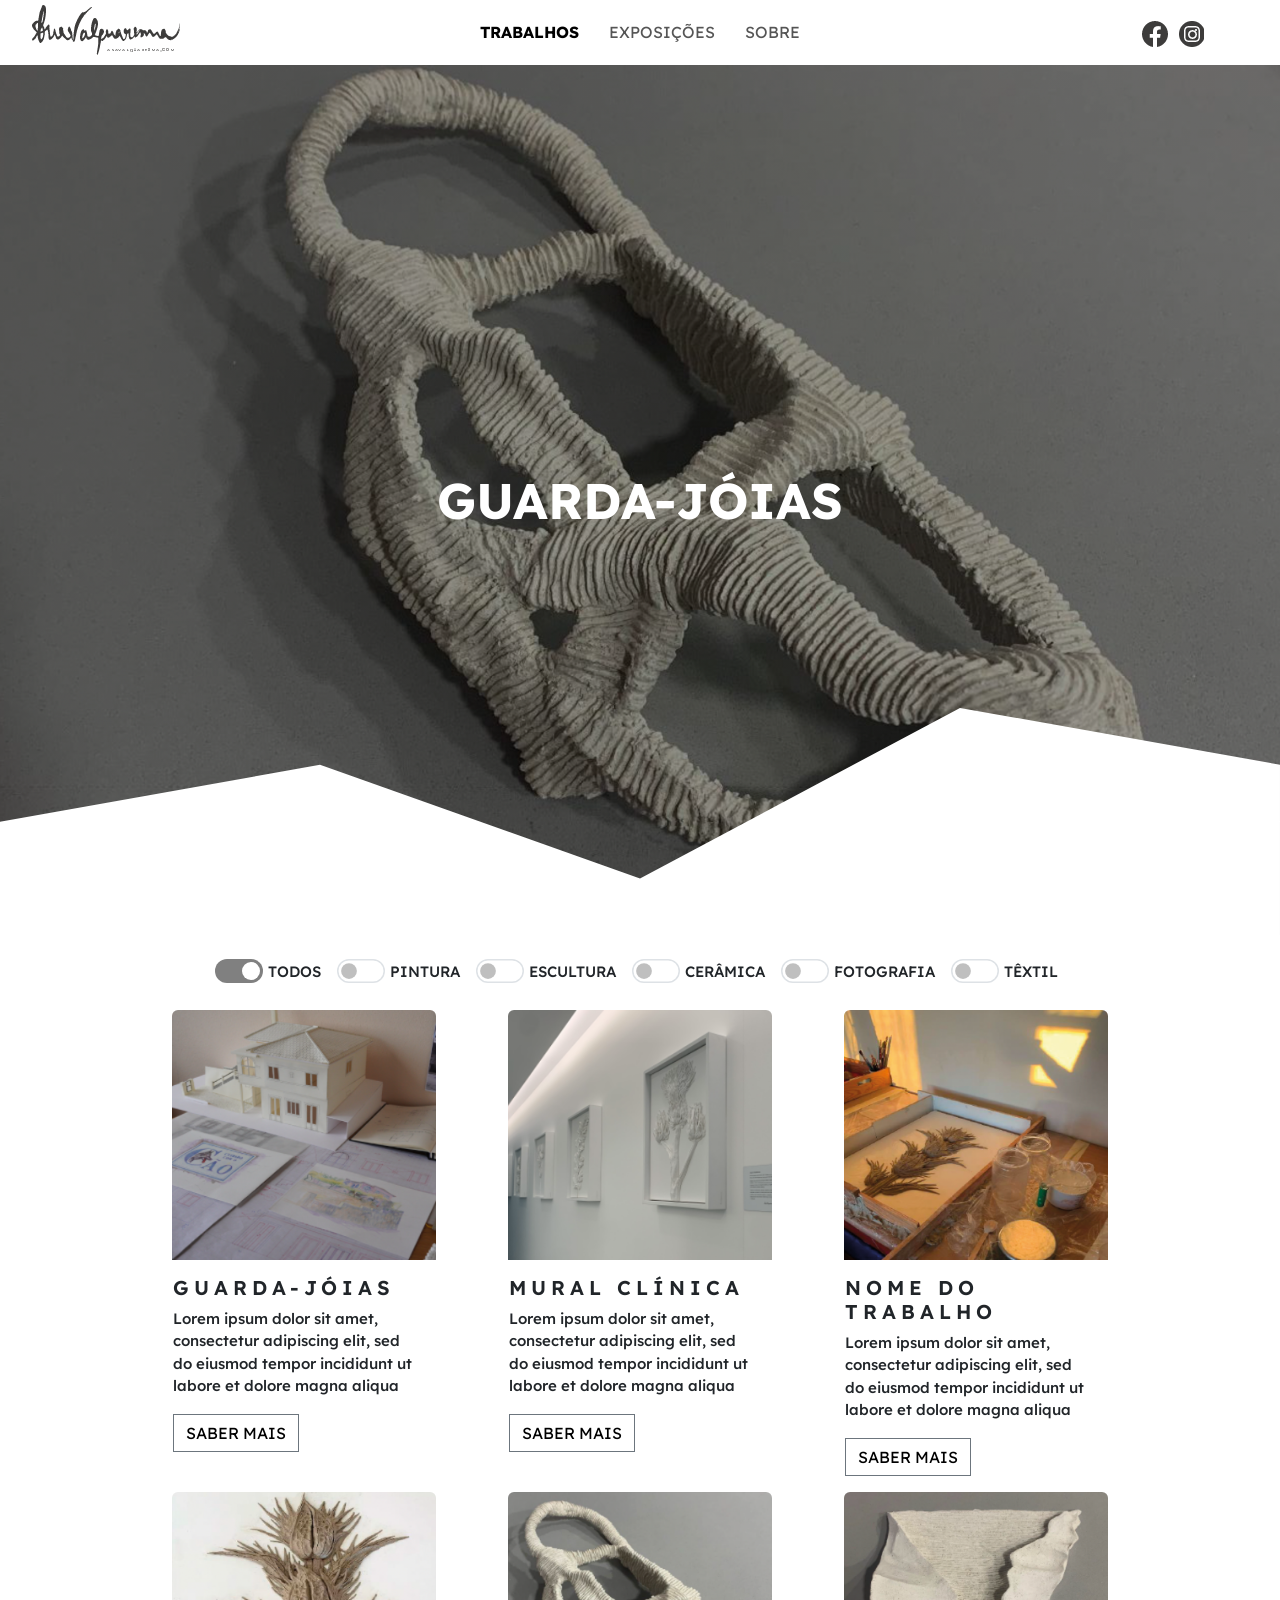
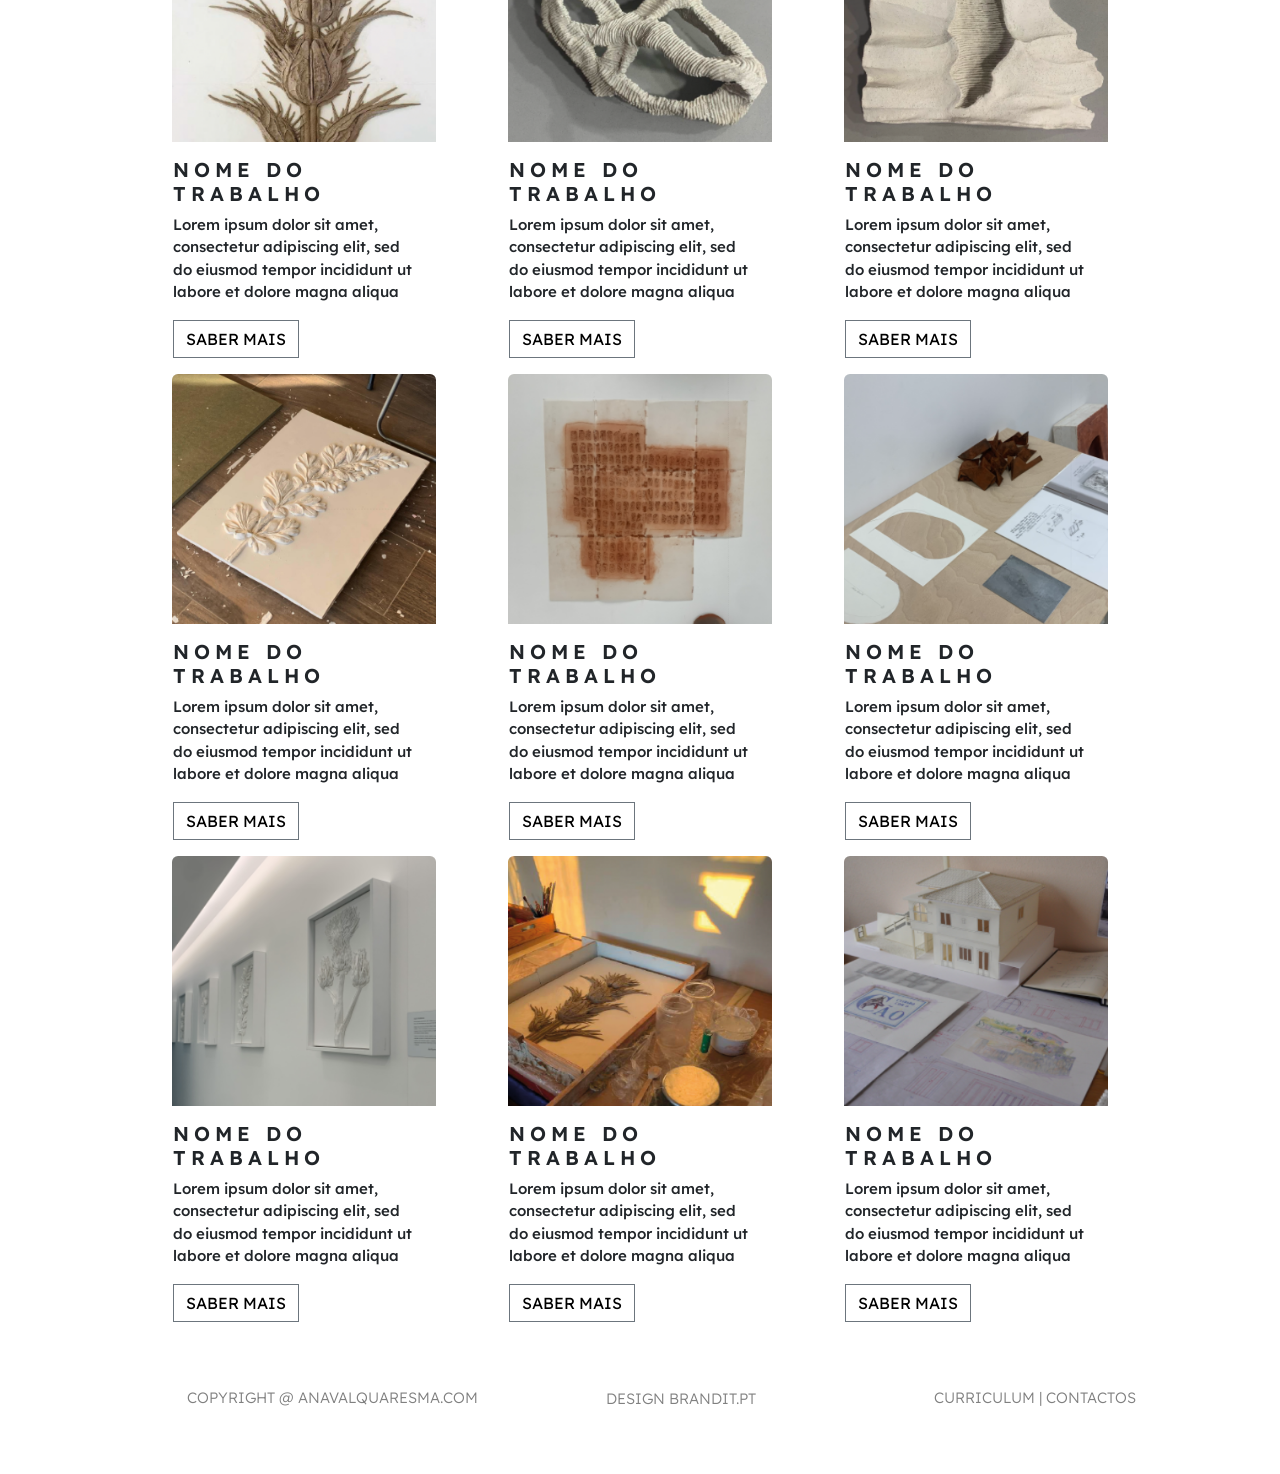
<file: index.html>
<!DOCTYPE html>
<html lang="en">
    <head>
        <meta charset="utf-8">
        <meta name="viewport" content="width=device-width, initial-scale=1, shrink-to-fit=no">
        <link rel="stylesheet" href="./CSS/navigation.css">
        <link rel="stylesheet" href="./CSS/cards.css">
        <link rel="stylesheet" href="./CSS/footer.css">
        <link rel="stylesheet" href="./CSS/home.css">
        <meta name="viewport" content="width=device-width, initial-scale=1, maximum-scale=1, minimum-scale=1">
        <title>TRABALHOS</title>
        <meta name="description" content="Index Page.">
        <meta name="viewport" content="width=device-width, initial-scale=1, maximum-scale=1, minimum-scale=1">
        <link
            href="https://cdn.jsdelivr.net/npm/bootstrap@5.3.0/dist/css/bootstrap.min.css"
            rel="stylesheet"
            integrity="sha384-9ndCyUaIbzAi2FUVXJi0CjmCapSmO7SnpJef0486qhLnuZ2cdeRhO02iuK6FUUVM"
            crossorigin="anonymous"
        >
        <script
            src="https://cdn.jsdelivr.net/npm/bootstrap@5.3.0/dist/js/bootstrap.bundle.min.js"
            integrity="sha384-geWF76RCwLtnZ8qwWowPQNguL3RmwHVBC9FhGdlKrxdiJJigb/j/68SIy3Te4Bkz"
            crossorigin="anonymous">
        </script>
    </head>

    <body>

        <header>
            <div class="container-fluid">
                <div class="row">
                    <div class="col-lg-2">
                        <div id="logoimg">
                            <a id="logo" href="home.html">
                                <img src="./IMG/blogo.png" alt="logoimg">
                            </a >
                        </div>            
                    </div>
                    <div class="col-lg-8">
                        <div id="menu">
                            <a href="index.html" class="firstlink">
                                TRABALHOS
                            </a>
                            <a href="expo.html" class="links">
                                EXPOSIÇÕES
                            </a>
                            <a href="sobre.html" class="links">
                                SOBRE
                            </a>
                        </div>
                    </div>
                    <div class="col-lg-2">
                        <div id="social-links">
                            <a href="https://www.facebook.com/" target="_blank"> <img id="socialimagefb"
                                src="IMG/fb.png"> 
                            </a>
                            <a href="https://www.instagram.com/" target="_blank"> <img id="socialimageinsta"
                                src="IMG/insta.png"> 
                            </a>
                        </div>
                    </div>
                </div>
            </div>
        </header>
        

        <div class="container-fluid">
            <div class="row">
                <div id="zero">
                    <div id="home">
                        <div id="homeimg">
                            <svg id="svg" xmlns="http://www.w3.org/2000/svg" viewBox="0 0 1440 320"><path fill="#ffffff" fill-opacity="1" d="M0,192L360,128L720,256L1080,64L1440,128L1440,320L1080,320L720,320L360,320L0,320Z"></path></svg>
                        </div>
                        
                        <span id="homespan">GUARDA-JÓIAS</span>
                    </div>
                </div>
            </div>
        </div>
       
        <div class="container-fluid py-4">

            <div class="selector-btn d-flex gap-4 justify-content-center flex-wrap">
                <div class="form-check form-switch">
                    <input class="form-check-input" type="checkbox" role="switch" id="flexSwitchCheckChecked" checked>
                    <label class="form-check-label" for="flexSwitchCheckChecked">TODOS</label>
                </div>
        
                <div class="form-check form-switch">
                    <input class="form-check-input" type="checkbox" role="switch" id="flexSwitchCheckDefault">
                    <label class="form-check-label" for="flexSwitchCheckDefault">PINTURA</label>
                </div>
        
                <div class="form-check form-switch">
                    <input class="form-check-input" type="checkbox" role="switch" id="flexSwitchCheckDefault">
                    <label class="form-check-label" for="flexSwitchCheckDefault">ESCULTURA</label>
                </div>
        
                <div class="form-check form-switch">
                    <input class="form-check-input" type="checkbox" role="switch" id="flexSwitchCheckDefault">
                    <label class="form-check-label" for="flexSwitchCheckDefault">CERÂMICA</label>
                </div>
        
                <div class="form-check form-switch">
                    <input class="form-check-input" type="checkbox" role="switch" id="flexSwitchCheckDefault">
                    <label class="form-check-label" for="flexSwitchCheckDefault">FOTOGRAFIA</label>
                </div>
        
                <div class="form-check form-switch">
                    <input class="form-check-input" type="checkbox" role="switch" id="flexSwitchCheckDefault">
                    <label class="form-check-label" for="flexSwitchCheckDefault">TÊXTIL</label>
                </div>
            </div>
        
        </div>
       
        <div class="container-fluid">
            <div class="row d-flex justify-content-center gap-5">
                <div class="card col-sm-6 col-lg-3" style="width: 18rem;">
                    <img class="card-img-top" src="IMG/card1.png"
                        alt="Card image cap">
                    <div class="card-body">
                        <h5 class="card-title">GUARDA-JÓIAS</h5>
                        <p class="card-text">Lorem ipsum dolor sit amet, consectetur
                            adipiscing elit, sed do eiusmod tempor incididunt ut
                            labore et dolore magna aliqua</p>
                        <a href="#" class="btn btn-secondary">SABER MAIS</a>
                    </div>
                </div>

                <div class="card col-sm-6 col-lg-3" style="width: 18rem;">
                    <img class="card-img-top" src="IMG/card2.png"
                        alt="Card image cap">
                    <div class="card-body">
                        <h5 class="card-title">MURAL CLÍNICA</h5>
                        <p class="card-text">Lorem ipsum dolor sit amet, consectetur
                            adipiscing elit, sed do eiusmod tempor incididunt ut
                            labore et dolore magna aliqua</p>
                        <a href="ext.html" class="btn btn-secondary">SABER MAIS</a>
                    </div>
                </div>

                <div class="card col-sm-6 col-lg-3" style="width: 18rem;">
                    <img class="card-img-top" src="IMG/card3.png"
                        alt="Card image cap">
                    <div class="card-body">
                        <h5 class="card-title">NOME DO TRABALHO</h5>
                        <p class="card-text">Lorem ipsum dolor sit amet, consectetur
                            adipiscing elit, sed do eiusmod tempor incididunt ut
                            labore et dolore magna aliqua</p>
                        <a href="#" class="btn btn-secondary">SABER MAIS</a>
                    </div>
                </div>
            </div>

            <div class="row d-flex justify-content-center gap-5">
                <div class="card col-sm-6 col-lg-3" style="width: 18rem;">
                    <img class="card-img-top" src="IMG/card4.png"
                        alt="Card image cap">
                    <div class="card-body">
                        <h5 class="card-title">NOME DO TRABALHO</h5>
                        <p class="card-text">Lorem ipsum dolor sit amet, consectetur
                            adipiscing elit, sed do eiusmod tempor incididunt ut
                            labore et dolore magna aliqua</p>
                        <a href="#" class="btn btn-secondary">SABER MAIS</a>
                    </div>
                </div>

                <div class="card col-sm-6 col-lg-3" style="width: 18rem;">
                    <img class="card-img-top" src="IMG/card5.png"
                        alt="Card image cap">
                    <div class="card-body">
                        <h5 class="card-title">NOME DO TRABALHO</h5>
                        <p class="card-text">Lorem ipsum dolor sit amet, consectetur
                            adipiscing elit, sed do eiusmod tempor incididunt ut
                            labore et dolore magna aliqua</p>
                        <a href="#" class="btn btn-secondary">SABER MAIS</a>
                    </div>
                </div>

                <div class="card col-sm-6 col-lg-3" style="width: 18rem;">
                    <img class="card-img-top" src="IMG/card6.png"
                        alt="Card image cap">
                    <div class="card-body">
                        <h5 class="card-title">NOME DO TRABALHO</h5>
                        <p class="card-text">Lorem ipsum dolor sit amet, consectetur
                            adipiscing elit, sed do eiusmod tempor incididunt ut
                            labore et dolore magna aliqua</p>
                        <a href="#" class="btn btn-secondary">SABER MAIS</a>
                    </div>
                </div>
            </div>

            <div class="row d-flex justify-content-center gap-5">

                <div class="card col-sm-6 col-lg-3" style="width: 18rem;">
                    <img class="card-img-top" src="IMG/card7.png"
                        alt="Card image cap">
                    <div class="card-body">
                        <h5 class="card-title">NOME DO TRABALHO</h5>
                        <p class="card-text">Lorem ipsum dolor sit amet, consectetur
                            adipiscing elit, sed do eiusmod tempor incididunt ut
                            labore et dolore magna aliqua</p>
                        <a href="#" class="btn btn-secondary">SABER MAIS</a>
                    </div>
                </div>

                <div class="card col-sm-6 col-lg-3" style="width: 18rem;">
                    <img class="card-img-top" src="IMG/card8.png"
                        alt="Card image cap">
                    <div class="card-body">
                        <h5 class="card-title">NOME DO TRABALHO</h5>
                        <p class="card-text">Lorem ipsum dolor sit amet, consectetur
                            adipiscing elit, sed do eiusmod tempor incididunt ut
                            labore et dolore magna aliqua</p>
                        <a href="#" class="btn btn-secondary">SABER MAIS</a>
                    </div>
                </div>

                <div class="card col-sm-6 col-lg-3" style="width: 18rem;">
                    <img class="card-img-top" src="IMG/card9.png"
                        alt="Card image cap">
                    <div class="card-body">
                        <h5 class="card-title">NOME DO TRABALHO</h5>
                        <p class="card-text">Lorem ipsum dolor sit amet, consectetur
                            adipiscing elit, sed do eiusmod tempor incididunt ut
                            labore et dolore magna aliqua</p>
                        <a href="#" class="btn btn-secondary">SABER MAIS</a>
                    </div>
                </div>
            </div>


            <div class="row d-flex justify-content-center gap-5">
                <div class="card col-sm-6 col-lg-3" style="width: 18rem;">
                    <img class="card-img-top" src="IMG/card10.png"
                        alt="Card image cap">
                    <div class="card-body">
                        <h5 class="card-title">NOME DO TRABALHO</h5>
                        <p class="card-text">Lorem ipsum dolor sit amet, consectetur
                            adipiscing elit, sed do eiusmod tempor incididunt ut
                            labore et dolore magna aliqua</p>
                        <a href="#" class="btn btn-secondary">SABER MAIS</a>

                    </div>
                </div>

                <div class="card col-sm-6 col-lg-3" style="width: 18rem;">
                    <img class="card-img-top" src="IMG/card11.png"
                        alt="Card image cap">
                    <div class="card-body">
                        <h5 class="card-title">NOME DO TRABALHO</h5>
                        <p class="card-text">Lorem ipsum dolor sit amet, consectetur
                            adipiscing elit, sed do eiusmod tempor incididunt ut
                            labore et dolore magna aliqua</p>
                        <a href="#" class="btn btn-secondary">SABER MAIS</a>

                    </div>
                </div>

                <div class="card col-sm-6 col-lg-3" style="width: 18rem;">
                    <img class="card-img-top" src="IMG/card12.png"
                        alt="Card image cap">
                    <div class="card-body">
                        <h5 class="card-title">NOME DO TRABALHO</h5>
                        <p class="card-text">Lorem ipsum dolor sit amet, consectetur
                            adipiscing elit, sed do eiusmod tempor incididunt ut
                            labore et dolore magna aliqua</p>
                        <a href="#" class="btn btn-secondary">SABER MAIS</a>
                    </div>
                </div>

            </div>
        </div>



    </body>

    <footer>
        <div class="container">
            <div id="footer" class="row d-flex justify-content-center align-items-center ms-5 gap-4 py-5">
                <div class="col-lg-4 col-sm-5 mb-3">
                    <div id="copyright">
                        <span>COPYRIGHT @ ANAVALQUARESMA.COM</span>
                    </div>
                </div>

                <div class="col-lg-3 col-sm-5 mb-3 ms-5">
                    <div id="brandit">
                        <a href="https://www.brandit.pt/" target="_blank">DESIGN
                            BRANDIT.PT
                        </a>
                    </div>
                </div>
                <div class="col-lg-3 col-sm-4 mb-3">
                    <div id="footer-links">
                        <a href="curriculum.html">CURRICULUM</a>
                        <span id="line" style="color:grey;">|</span>
                        <a href="contact.html">CONTACTOS</a>
                    </div>
                </div>

            </div>
        </div>
    </footer>

</html>
</file>
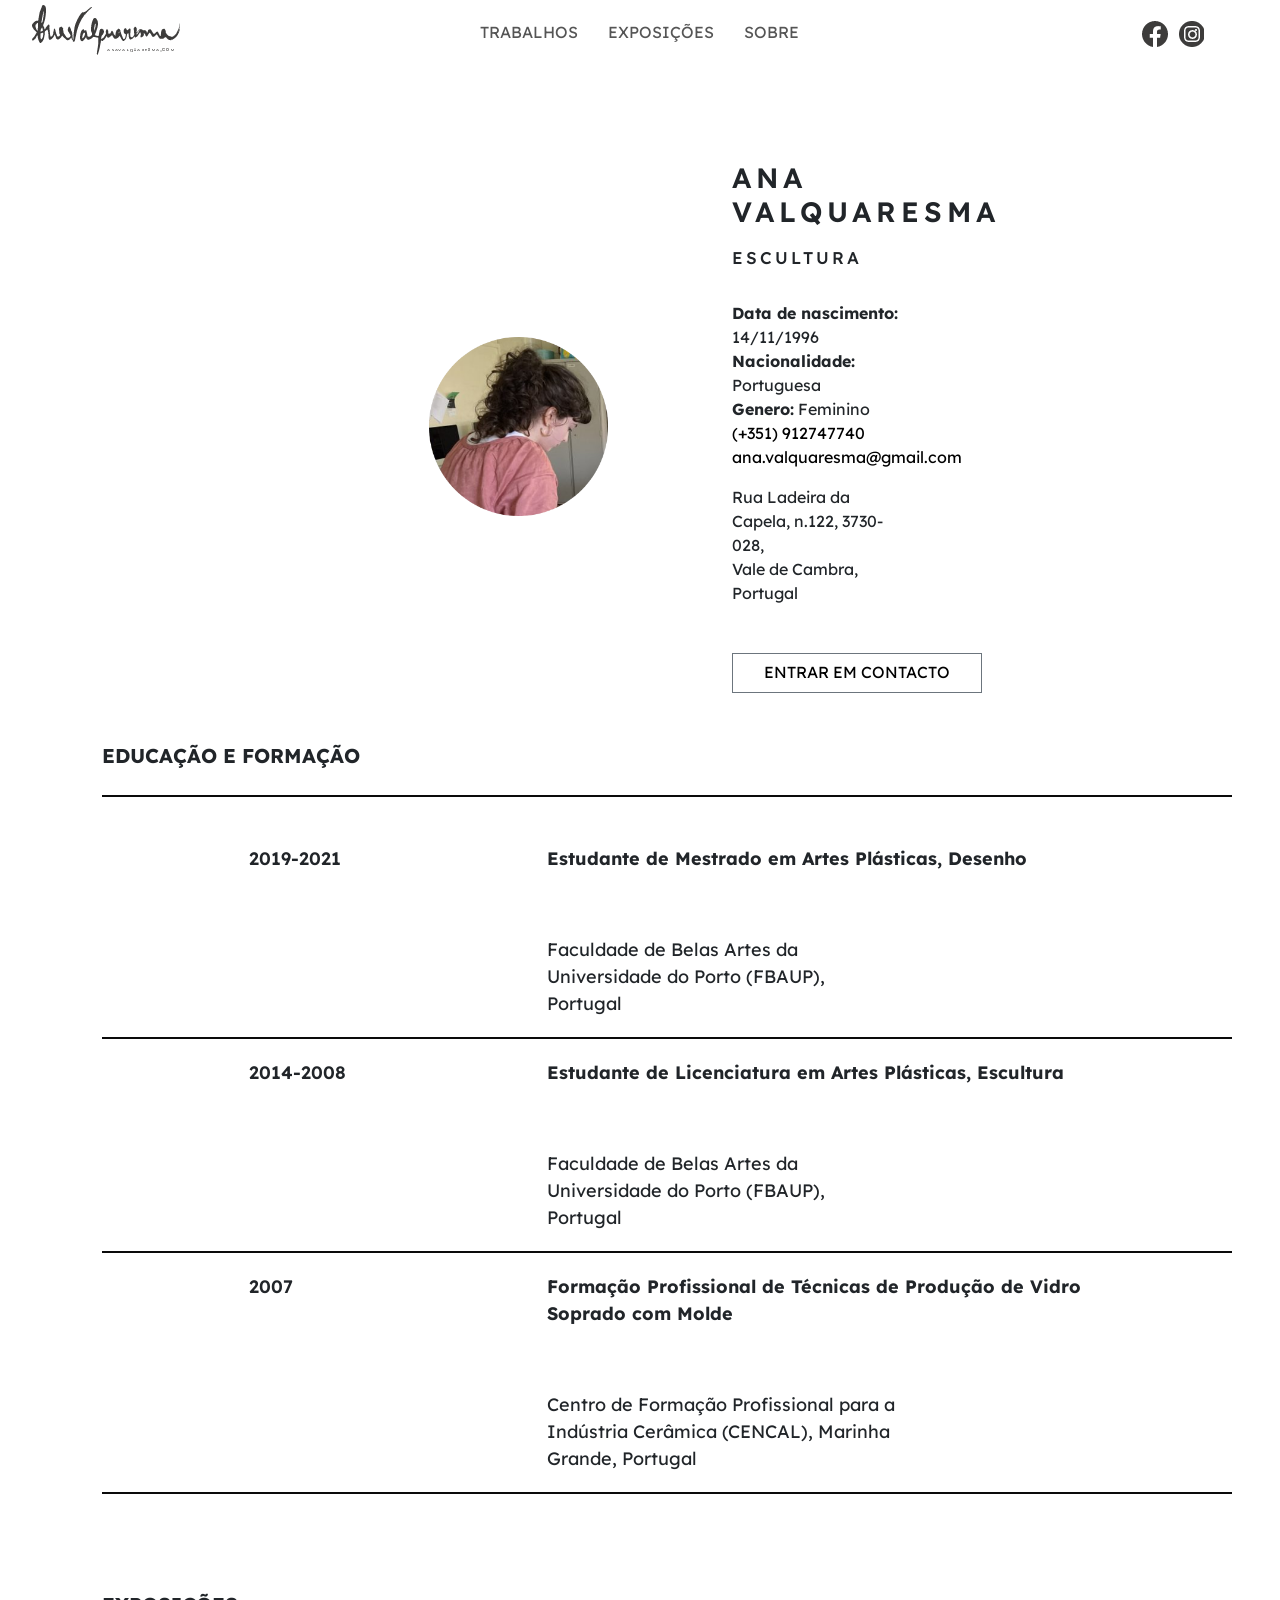
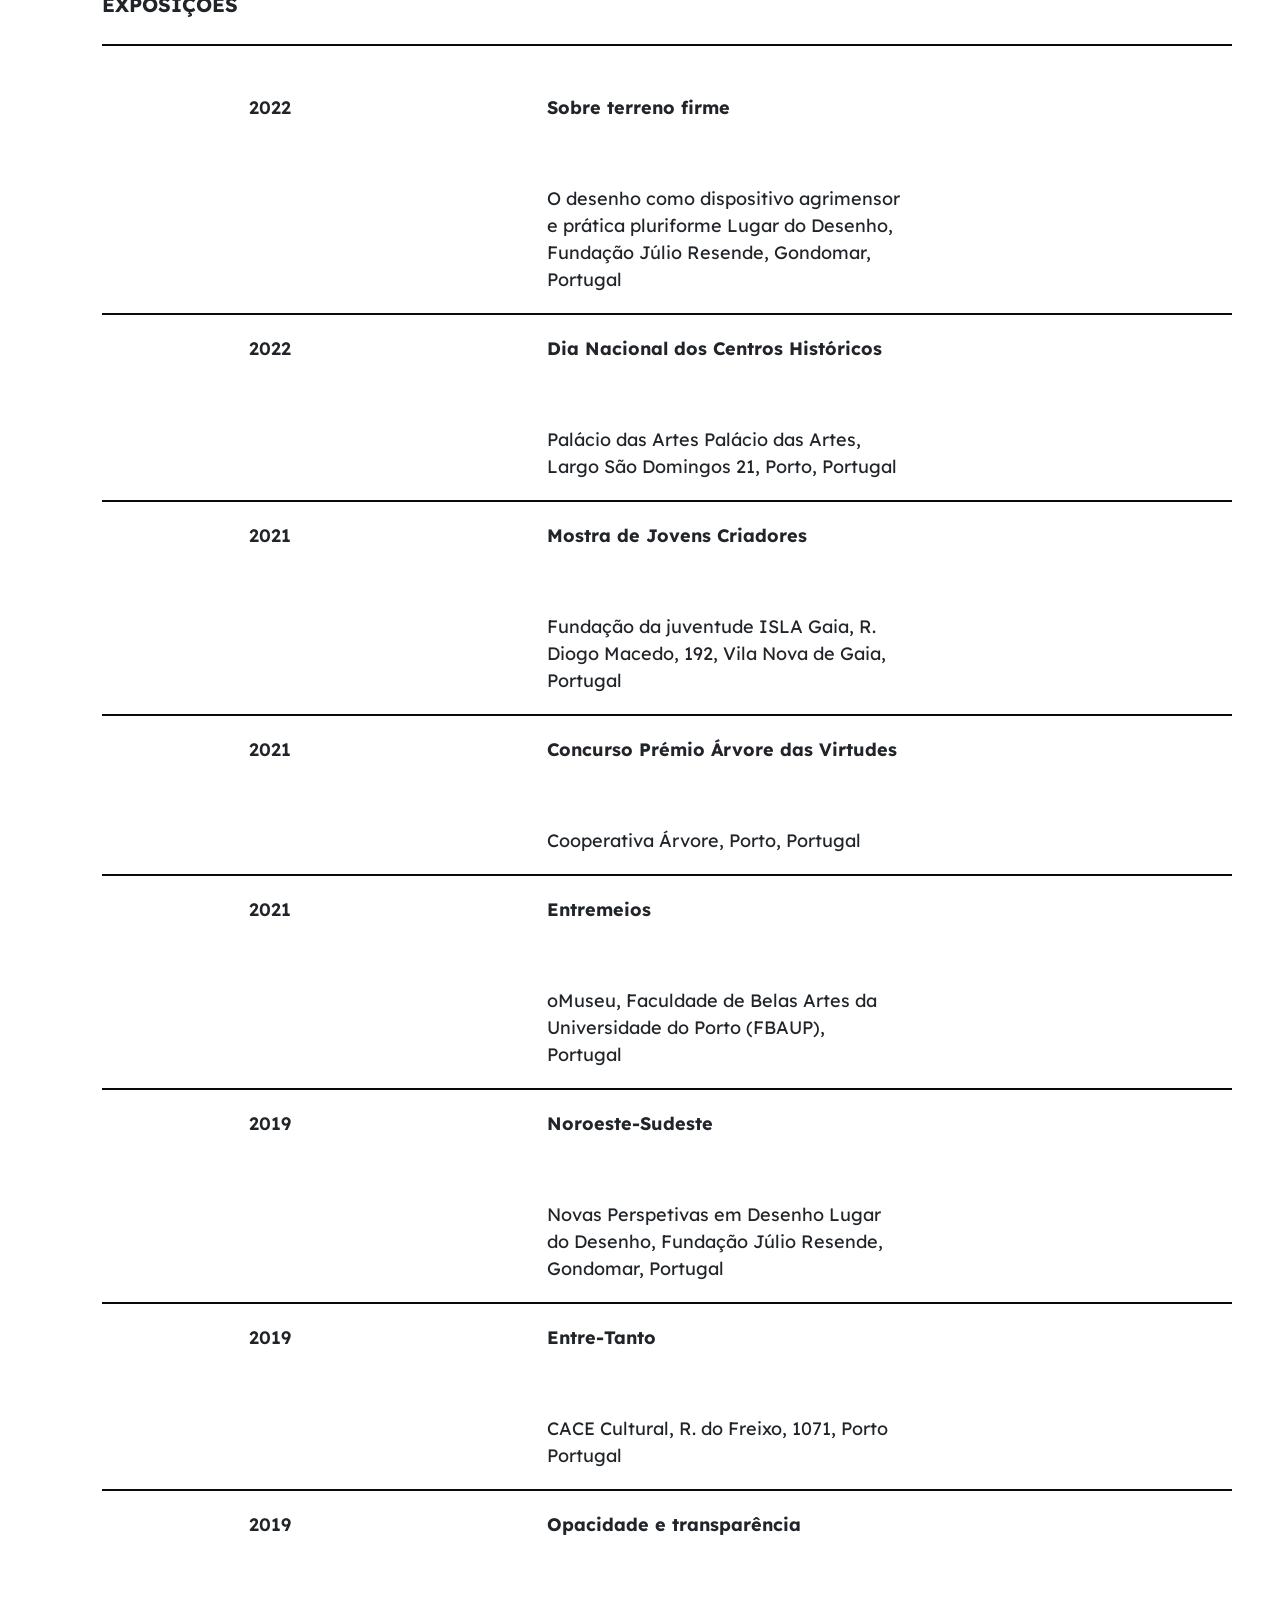
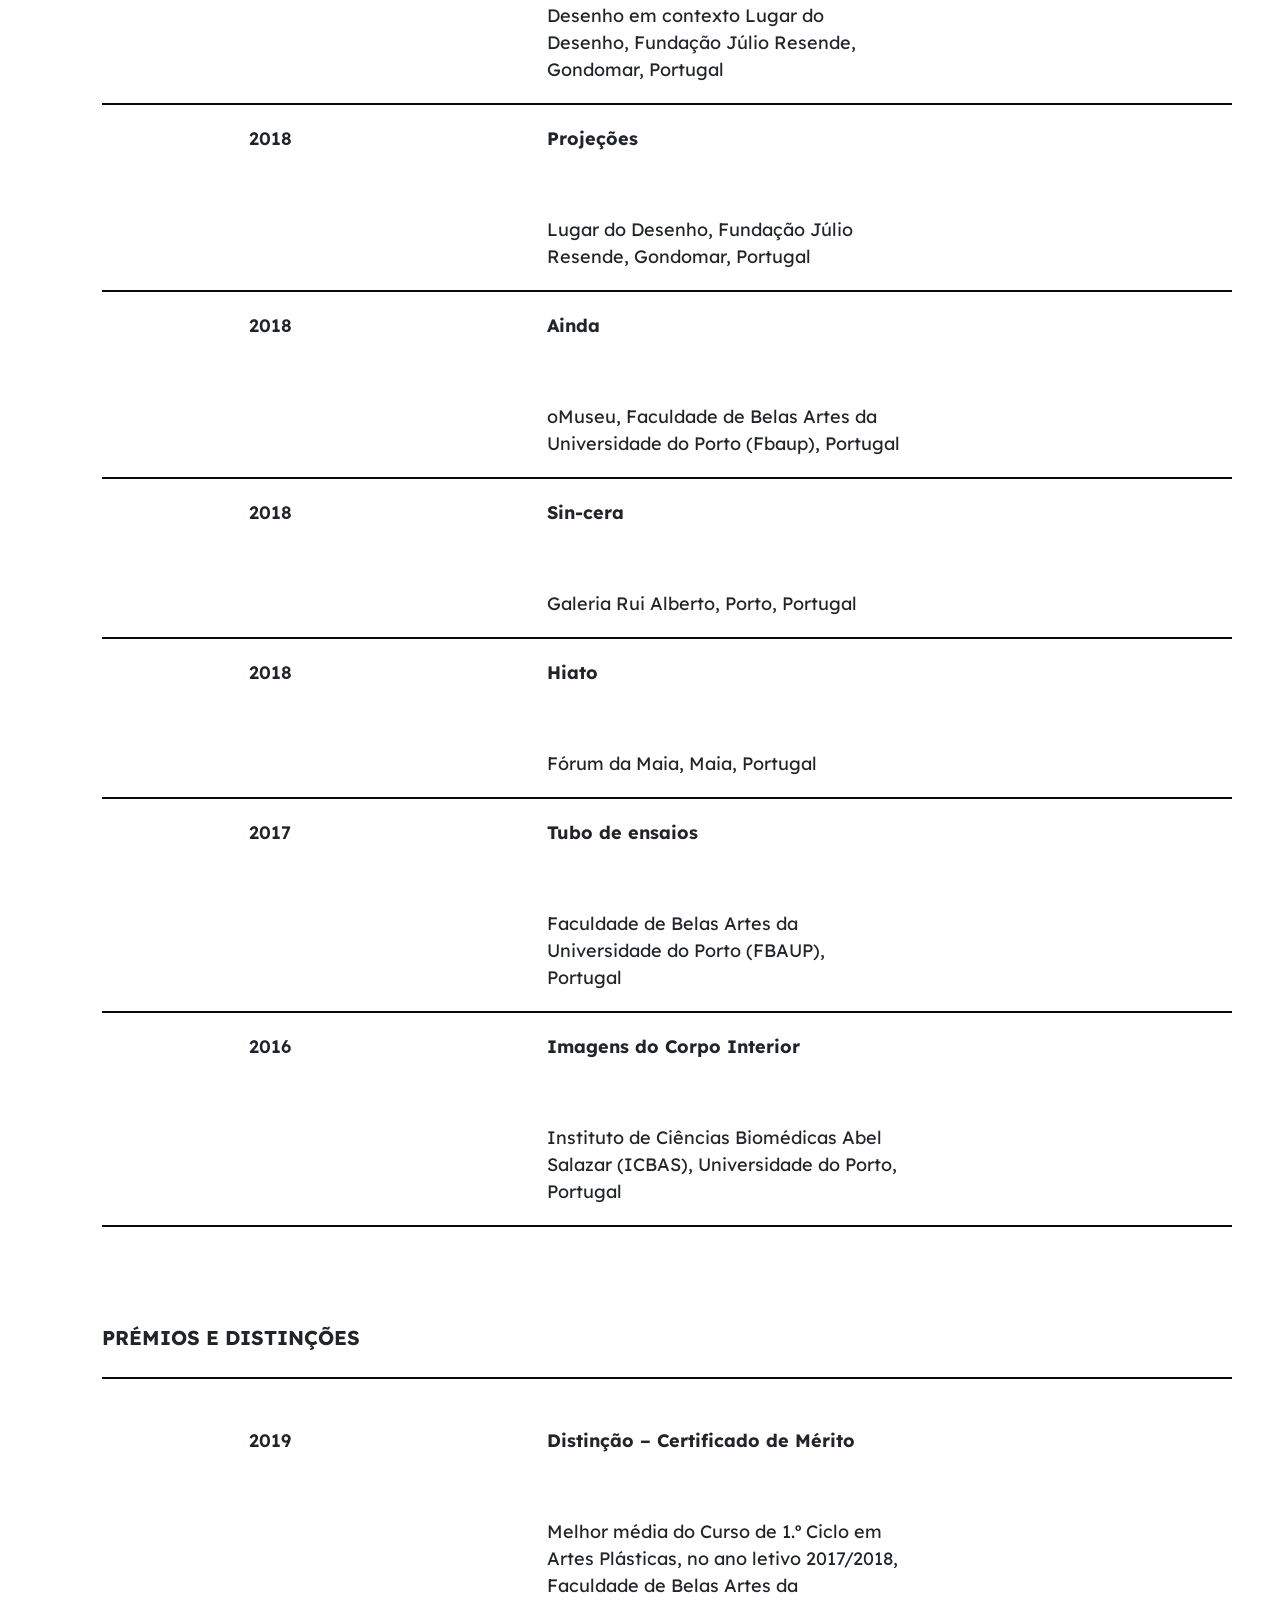
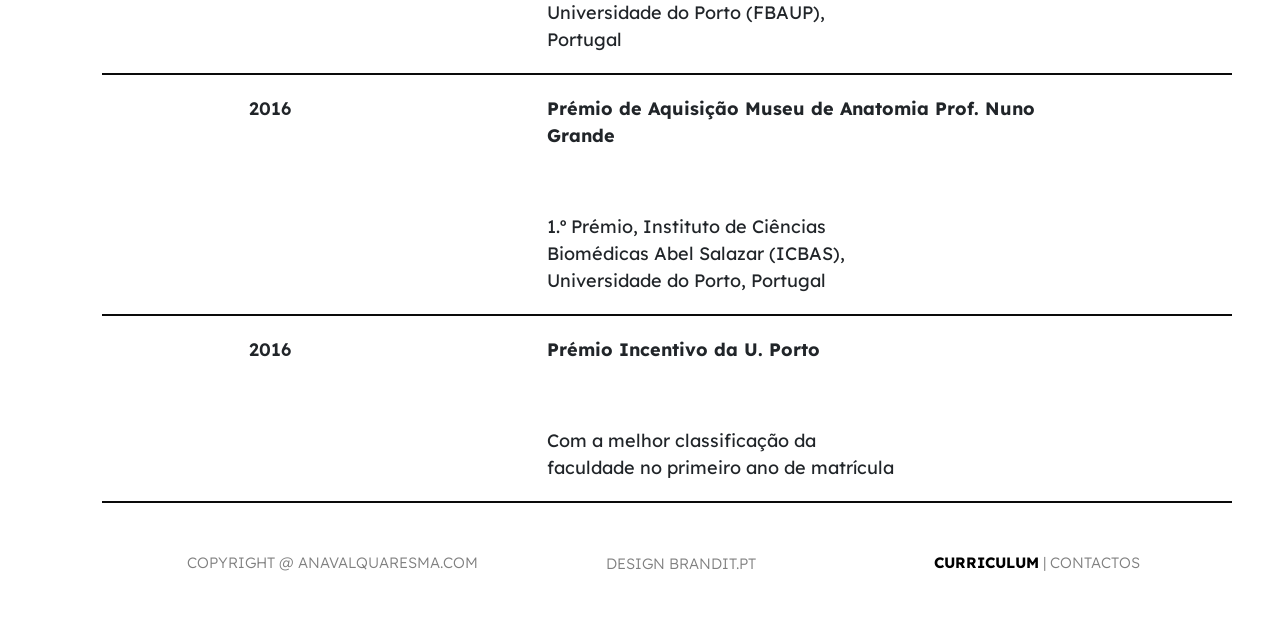
<file: curriculum.html>
<!DOCTYPE html>
<html lang="en">
    <head>
        <link rel="stylesheet" href="CSS/navigation.css">
        <link rel="stylesheet" href="CSS/footer.css">
        <link rel="stylesheet" href="CSS/expocards.css">
        <link rel="stylesheet" href="CSS/curriculum.css">
        <meta charset="utf-8">
        <title>CURRICULUM</title>
        <meta name="description" content="Home Page.">
        <meta name="viewport" content="width=device-width, initial-scale=1, maximum-scale=1, minimum-scale=1">
        <link
            href="https://cdn.jsdelivr.net/npm/bootstrap@5.3.0/dist/css/bootstrap.min.css"
            rel="stylesheet"
            integrity="sha384-9ndCyUaIbzAi2FUVXJi0CjmCapSmO7SnpJef0486qhLnuZ2cdeRhO02iuK6FUUVM"
            crossorigin="anonymous">
        <script
            src="https://cdn.jsdelivr.net/npm/bootstrap@5.3.0/dist/js/bootstrap.bundle.min.js"
            integrity="sha384-geWF76RCwLtnZ8qwWowPQNguL3RmwHVBC9FhGdlKrxdiJJigb/j/68SIy3Te4Bkz"
            crossorigin="anonymous">
    </script>

    </head>

    <body>
        <header>
            <div class="container-fluid">
                <div class="row">
                    <div class="col-lg-2">
                        <div id="logoimg">
                            <a id="logo" href="home.html">
                                <img src="./IMG/blogo.png" alt="logoimg">
                            </a >
                        </div>            
                    </div>
                    <div class="col-lg-8">
                        <div id="menu">
                            <a href="index.html" class="links">
                                TRABALHOS
                            </a>
                            <a href="expo.html" class="links">
                                EXPOSIÇÕES
                            </a>
                            <a href="sobre.html" class="links">
                                SOBRE
                            </a>
                        </div>
                    </div>
                    <div class="col-lg-2">
                        <div id="social-links">
                            <a href="https://www.facebook.com/" target="_blank"> <img id="socialimagefb"
                                src="IMG/fb.png"> 
                            </a>
                            <a href="https://www.instagram.com/" target="_blank"> <img id="socialimageinsta"
                                src="IMG/insta.png"> 
                            </a>
                        </div>
                    </div>
                </div>
            </div>
        </header>
        <br>
        <br>

        <div id="cur-imgs" class="container-fluid">
            <div id="cur-div" class="row justify-content-center align-items-center ms-5">
                <div class="col-lg-2 col-md-6 col-sm-6 col-12 text-center mt-5">
                    <img src="IMG/cur1.png" id="curr-img" class="img-fluid">
                </div>
                <div class="col-lg-2 col-md-6 col-sm-6 col-12 text-center mt-5">
                    <div id="cur-infos">
                        <h3 id="cur-title">ANA VALQUARESMA</h3>
                        <h3 id="cur-subtitle">ESCULTURA</h3>
                        <br>
                        <b>Data de nascimento:</b> 14/11/1996
                        <br>
                        <b>Nacionalidade:</b> Portuguesa
                        <br>
                        <b>Genero:</b> Feminino <br>
                        <p><a class="linkrem" href="tel:+351912747740">(+351) 912747740</a><br>
                            <a class="linkrem" href="mailto:ana.valquaresma@gmail.com">ana.valquaresma@gmail.com</a></p>
                        
                        <p>Rua Ladeira da Capela, n.122, 3730-028, <br>
                        Vale de Cambra, Portugal</p> 
                </div>
                <div class="col-lg-4 col-md-12 col-sm-12 col-12 text-center mt-5">
                    <a href="contact.html" id="contactbutton" class="btn btn-secondary">ENTRAR EM CONTACTO</a>
                </div>
            </div>
        </div>


        <br>
        <br>
        <span id="cur-1">EDUCAÇÃO E FORMAÇÃO</span>
        <br>
        <br>
        <div class="h_line"></div>
        <br>
        <br>
        <div id="an">
            <div class="container-fluid">
                <div class="row d-flex justify-content-center align-items-start gap-5 gx-5 g-3 ms-5">
                    <div class="col-lg-2 col-md-4 col-sm-6 me-5">
                        <span class="an-date">2019-2021</span>
                    </div>
                    <div class="col-lg-6 col-md-8 col-sm-6">
                        <span class="an-info-bold">Estudante de Mestrado em Artes Plásticas, Desenho </span>
                    </div>
                    <div class="col-lg-4">
                        <div class="col-lg-12 col-md-12 col-sm-6 ms-5">
                            <span class="an-info"> Faculdade de Belas Artes da Universidade do Porto (FBAUP), Portugal</span>
                        </div>
                    </div>
                </div>
            </div>
            <div class="h_line"></div>
            <div class="container-fluid">
                <div class="row d-flex justify-content-center align-items-start gap-5 gx-5 g-3 ms-5">
                    <div class="col-lg-2 col-md-4 col-sm-6 me-5">
                        <span class="an-date">2014-2008</span>
                    </div>
                    <div class="col-lg-6 col-md-8 col-sm-6">
                        <span class="an-info-bold">Estudante de Licenciatura em Artes Plásticas, Escultura </span>
                    </div>
                    <div class="col-lg-4">
                        <div class="col-lg-12 col-md-12 col-sm-6 ms-5">
                            <span class="an-info"> Faculdade de Belas Artes da Universidade do Porto (FBAUP), Portugal</span>
                        </div>
                    </div>
                </div>
            </div>
            <div class="h_line"></div>
            <div class="container-fluid">
                <div class="row d-flex justify-content-center align-items-start gap-5 gx-5 g-3 ms-5">
                    <div class="col-lg-2 col-md-4 col-sm-6 me-5">
                        <span class="an-date">2007</span>
                    </div>
                    <div class="col-lg-6 col-md-8 col-sm-6">
                        <span class="an-info-bold">Formação Profissional de Técnicas de Produção de Vidro Soprado com Molde  </span>
                    </div>
                    <div class="col-lg-4">
                        <div class="col-lg-12 col-md-12 col-sm-6 ms-5">
                            <span class="an-info"> Centro de Formação Profissional para a Indústria Cerâmica (CENCAL), Marinha Grande, Portugal</span>
                        </div>
                    </div>
                </div>
            </div>
            <div class="h_line"></div>
        </div>
        <br>
        <br>
        <br>
        <br>
        <span id="cur-1">EXPOSIÇÕES</span>
        <br>
        <br>
        <div class="h_line"></div>
        <br>
        <br>
        <div id="expos">
            <div class="container-fluid">
                <div class="row d-flex justify-content-center align-items-start gap-5 gx-5 g-3 ms-5">
                    <div class="col-lg-2 col-md-4 col-sm-6 me-5">
                        <span class="an-date">2022</span>
                    </div>
                    <div class="col-lg-6 col-md-8 col-sm-6">
                        <span class="an-info-bold">Sobre terreno firme </span>
                    </div>
                    <div class="col-lg-4">
                        <div class="col-lg-12 col-md-12 col-sm-6 ms-5">
                            <span class="an-info"> O desenho como dispositivo agrimensor e prática pluriforme Lugar do Desenho, <br> Fundação Júlio Resende, Gondomar, Portugal</span>
                        </div>
                    </div>
                </div>
            </div>
            <div class="h_line"></div>
            <div class="container-fluid">
                <div class="row d-flex justify-content-center align-items-start gap-5 gx-5 g-3 ms-5">
                    <div class="col-lg-2 col-md-4 col-sm-6 me-5">
                        <span class="an-date">2022</span>
                    </div>
                    <div class="col-lg-6 col-md-8 col-sm-6">
                        <span class="an-info-bold">Dia Nacional dos Centros Históricos </span>
                    </div>
                    <div class="col-lg-4">
                        <div class="col-lg-12 col-md-12 col-sm-6 ms-5">
                            <span class="an-info"> Palácio das Artes  Palácio das Artes, Largo São Domingos 21, Porto, Portugal</span>
                        </div>
                    </div>
                </div>
            </div>
            <div class="h_line"></div>
            <div class="container-fluid">
                <div class="row d-flex justify-content-center align-items-start gap-5 gx-5 g-3 ms-5">
                    <div class="col-lg-2 col-md-4 col-sm-6 me-5">
                        <span class="an-date">2021</span>
                    </div>
                    <div class="col-lg-6 col-md-8 col-sm-6">
                        <span class="an-info-bold">Mostra de Jovens Criadores </span>
                    </div>
                    <div class="col-lg-4">
                        <div class="col-lg-12 col-md-12 col-sm-6 ms-5">
                            <span class="an-info"> Fundação da juventude ISLA Gaia, R. Diogo Macedo, 192, Vila Nova de Gaia, Portugal</span>
                        </div>
                    </div>
                </div>
            </div>
            <div class="h_line"></div>
            <div class="container-fluid">
                <div class="row d-flex justify-content-center align-items-start gap-5 gx-5 g-3 ms-5">
                    <div class="col-lg-2 col-md-4 col-sm-6 me-5">
                        <span class="an-date">2021</span>
                    </div>
                    <div class="col-lg-6 col-md-8 col-sm-6">
                        <span class="an-info-bold">Concurso Prémio Árvore das Virtudes  </span>
                    </div>
                    <div class="col-lg-4">
                        <div class="col-lg-12 col-md-12 col-sm-6 ms-5">
                            <span class="an-info"> Cooperativa Árvore, Porto, Portugal  </span>
                        </div>
                    </div>
                </div>
            </div>
            <div class="h_line"></div>
            <div class="container-fluid">
                <div class="row d-flex justify-content-center align-items-start gap-5 gx-5 g-3 ms-5">
                    <div class="col-lg-2 col-md-4 col-sm-6 me-5">
                        <span class="an-date">2021</span>
                    </div>
                    <div class="col-lg-6 col-md-8 col-sm-6">
                        <span class="an-info-bold">Entremeios</span>
                    </div>
                    <div class="col-lg-4">
                        <div class="col-lg-12 col-md-12 col-sm-6 ms-5">
                            <span class="an-info"> oMuseu, Faculdade de Belas Artes da Universidade do Porto (FBAUP), Portugal</span>
                        </div>
                    </div>
                </div>
            </div>
            <div class="h_line"></div>
            <div class="container-fluid">
                <div class="row d-flex justify-content-center align-items-start gap-5 gx-5 g-3 ms-5">
                    <div class="col-lg-2 col-md-4 col-sm-6 me-5">
                        <span class="an-date">2019</span>
                    </div>
                    <div class="col-lg-6 col-md-8 col-sm-6">
                        <span class="an-info-bold">Noroeste-Sudeste </span>
                    </div>
                    <div class="col-lg-4">
                        <div class="col-lg-12 col-md-12 col-sm-6 ms-5">
                            <span class="an-info"> Novas Perspetivas em Desenho  Lugar do Desenho, Fundação Júlio Resende, Gondomar, Portugal</span>
                        </div>
                    </div>
                </div>
            </div>
            <div class="h_line"></div>
            <div class="container-fluid">
                <div class="row d-flex justify-content-center align-items-start gap-5 gx-5 g-3 ms-5">
                    <div class="col-lg-2 col-md-4 col-sm-6 me-5">
                        <span class="an-date">2019</span>
                    </div>
                    <div class="col-lg-6 col-md-8 col-sm-6">
                        <span class="an-info-bold">Entre-Tanto </span>
                    </div>
                    <div class="col-lg-4">
                        <div class="col-lg-12 col-md-12 col-sm-6 ms-5">
                            <span class="an-info"> CACE Cultural, R. do Freixo, 1071, Porto Portugal  </span>
                        </div>
                    </div>
                </div>
            </div>
            <div class="h_line"></div>
            <div class="container-fluid">
                <div class="row d-flex justify-content-center align-items-start gap-5 gx-5 g-3 ms-5">
                    <div class="col-lg-2 col-md-4 col-sm-6 me-5">
                        <span class="an-date">2019</span>
                    </div>
                    <div class="col-lg-6 col-md-8 col-sm-6">
                        <span class="an-info-bold">Opacidade e transparência </span>
                    </div>
                    <div class="col-lg-4">
                        <div class="col-lg-12 col-md-12 col-sm-6 ms-5">
                            <span class="an-info"> Desenho em contexto Lugar do Desenho, Fundação Júlio Resende, Gondomar, Portugal</span>
                        </div>
                    </div>
                </div>
            </div>
            <div class="h_line"></div>
            <div class="container-fluid">
                <div class="row d-flex justify-content-center align-items-start gap-5 gx-5 g-3 ms-5">
                    <div class="col-lg-2 col-md-4 col-sm-6 me-5">
                        <span class="an-date">2018</span>
                    </div>
                    <div class="col-lg-6 col-md-8 col-sm-6">
                        <span class="an-info-bold">Projeções  </span>
                    </div>
                    <div class="col-lg-4">
                        <div class="col-lg-12 col-md-12 col-sm-6 ms-5">
                            <span class="an-info"> Lugar do Desenho, Fundação Júlio Resende, Gondomar, Portugal </span>
                        </div>
                    </div>
                </div>
            </div>
            <div class="h_line"></div>
            <div class="container-fluid">
                <div class="row d-flex justify-content-center align-items-start gap-5 gx-5 g-3 ms-5">
                    <div class="col-lg-2 col-md-4 col-sm-6 me-5">
                        <span class="an-date">2018</span>
                    </div>
                    <div class="col-lg-6 col-md-8 col-sm-6">
                        <span class="an-info-bold">Ainda  </span>
                    </div>
                    <div class="col-lg-4">
                        <div class="col-lg-12 col-md-12 col-sm-6 ms-5">
                            <span class="an-info"> oMuseu, Faculdade de Belas Artes da Universidade do Porto (Fbaup), Portugal </span>
                        </div>
                    </div>
                </div>
            </div>
            <div class="h_line"></div>
            <div class="container-fluid">
                <div class="row d-flex justify-content-center align-items-start gap-5 gx-5 g-3 ms-5">
                    <div class="col-lg-2 col-md-4 col-sm-6 me-5">
                        <span class="an-date">2018</span>
                    </div>
                    <div class="col-lg-6 col-md-8 col-sm-6">
                        <span class="an-info-bold">Sin-cera  </span>
                    </div>
                    <div class="col-lg-4">
                        <div class="col-lg-12 col-md-12 col-sm-6 ms-5">
                            <span class="an-info"> Galeria Rui Alberto, Porto, Portugal</span>
                        </div>
                    </div>
                </div>
            </div>
            <div class="h_line"></div>
            <div class="container-fluid">
                <div class="row d-flex justify-content-center align-items-start gap-5 gx-5 g-3 ms-5">
                    <div class="col-lg-2 col-md-4 col-sm-6 me-5">
                        <span class="an-date">2018</span>
                    </div>
                    <div class="col-lg-6 col-md-8 col-sm-6">
                        <span class="an-info-bold">Hiato  </span>
                    </div>
                    <div class="col-lg-4">
                        <div class="col-lg-12 col-md-12 col-sm-6 ms-5">
                            <span class="an-info"> Fórum da Maia, Maia, Portugal</span>
                        </div>
                    </div>
                </div>
            </div>
            <div class="h_line"></div>
            <div class="container-fluid">
                <div class="row d-flex justify-content-center align-items-start gap-5 gx-5 g-3 ms-5">
                    <div class="col-lg-2 col-md-4 col-sm-6 me-5">
                        <span class="an-date">2017</span>
                    </div>
                    <div class="col-lg-6 col-md-8 col-sm-6">
                        <span class="an-info-bold">Tubo de ensaios   </span>
                    </div>
                    <div class="col-lg-4">
                        <div class="col-lg-12 col-md-12 col-sm-6 ms-5">
                            <span class="an-info"> Faculdade de Belas Artes da Universidade do Porto (FBAUP), Portugal</span>
                        </div>
                    </div>
                </div>
            </div>
            <div class="h_line"></div>
            <div class="container-fluid">
                <div class="row d-flex justify-content-center align-items-start gap-5 gx-5 g-3 ms-5">
                    <div class="col-lg-2 col-md-4 col-sm-6 me-5">
                        <span class="an-date">2016</span>
                    </div>
                    <div class="col-lg-6 col-md-8 col-sm-6">
                        <span class="an-info-bold">Imagens do Corpo Interior  </span>
                    </div>
                    <div class="col-lg-4">
                        <div class="col-lg-12 col-md-12 col-sm-6 ms-5">
                            <span class="an-info"> Instituto de Ciências Biomédicas Abel Salazar (ICBAS), Universidade do Porto, Portugal</span>
                        </div>
                    </div>
                </div>
            </div>
            <div class="h_line"></div>
        </div>

        <br>
        <br>
        <br>
        <br>
        <span id="cur-1">PRÉMIOS E DISTINÇÕES</span>
        <br>
        <br>
        <div class="h_line"></div>
        <br>
        <br>
        <div id="prem">
            <div class="container-fluid">
                <div class="row d-flex justify-content-center align-items-start gap-5 gx-5 g-3 ms-5">
                    <div class="col-lg-2 col-md-4 col-sm-6 me-5">
                        <span class="an-date">2019</span>
                    </div>
                    <div class="col-lg-6 col-md-8 col-sm-6">
                        <span class="an-info-bold">Distinção – Certificado de Mérito </span>
                    </div>
                    <div class="col-lg-4">
                        <div class="col-lg-12 col-md-12 col-sm-6 ms-5">
                            <span class="an-info">Melhor média do Curso de 1.º Ciclo em Artes Plásticas, no ano letivo 2017/2018, <br> Faculdade de Belas Artes da Universidade do Porto (FBAUP), Portugal</span>
                        </div>
                    </div>
                </div>
            </div>
            <div class="h_line"></div>
            <div class="container-fluid">
                <div class="row d-flex justify-content-center align-items-start gap-5 gx-5 g-3 ms-5">
                    <div class="col-lg-2 col-md-4 col-sm-6 me-5">
                        <span class="an-date">2016</span>
                    </div>
                    <div class="col-lg-6 col-md-8 col-sm-6">
                        <span class="an-info-bold">Prémio de Aquisição Museu de Anatomia Prof. Nuno Grande  </span>
                    </div>
                    <div class="col-lg-4">
                        <div class="col-lg-12 col-md-12 col-sm-6 ms-5">
                            <span class="an-info"> 1.º Prémio, Instituto de Ciências Biomédicas Abel Salazar (ICBAS), Universidade do Porto, Portugal</span>
                        </div>
                    </div>
                </div>
            </div>

            <div class="h_line"></div>
            <div class="container-fluid">
                <div class="row d-flex justify-content-center align-items-start gap-5 gx-5 g-3 ms-5">
                    <div class="col-lg-2 col-md-4 col-sm-6 me-5">
                        <span class="an-date">2016</span>
                    </div>
                    <div class="col-lg-6 col-md-8 col-sm-6">
                        <span class="an-info-bold">Prémio Incentivo da U. Porto </span>
                    </div>
                    <div class="col-lg-4">
                        <div class="col-lg-12 col-md-12 col-sm-6 ms-5">
                            <span class="an-info"> Com a melhor classificação da faculdade no primeiro ano de matrícula </span>
                        </div>
                    </div>
                </div>
            </div>
            <div class="h_line"></div>

        </div>


        
    </body>

    <footer>
        <div class="container">
            <div id="footer" class="row d-flex justify-content-center align-items-center ms-5 gap-4 py-5">
                <div class="col-lg-4 col-sm-5 mb-3">
                    <div id="copyright">
                        <span>COPYRIGHT @ ANAVALQUARESMA.COM</span>
                    </div>
                </div>

                <div class="col-lg-3 col-sm-5 mb-3 ms-5">
                    <div id="brandit">
                        <a href="https://www.brandit.pt/" target="_blank">DESIGN
                            BRANDIT.PT
                        </a>
                    </div>
                </div>
                <div class="col-lg-3 col-sm-4 mb-3">
                    <div id="footer-links">
                        <a id="footerlink" href="curriculum.html">CURRICULUM</a>
                        <span id="line" style="color:grey;">|</span>
                        <a href="contact.html">CONTACTOS</a>
                    </div>
                </div>

            </div>
        </div>
    </footer>
</html>
</file>
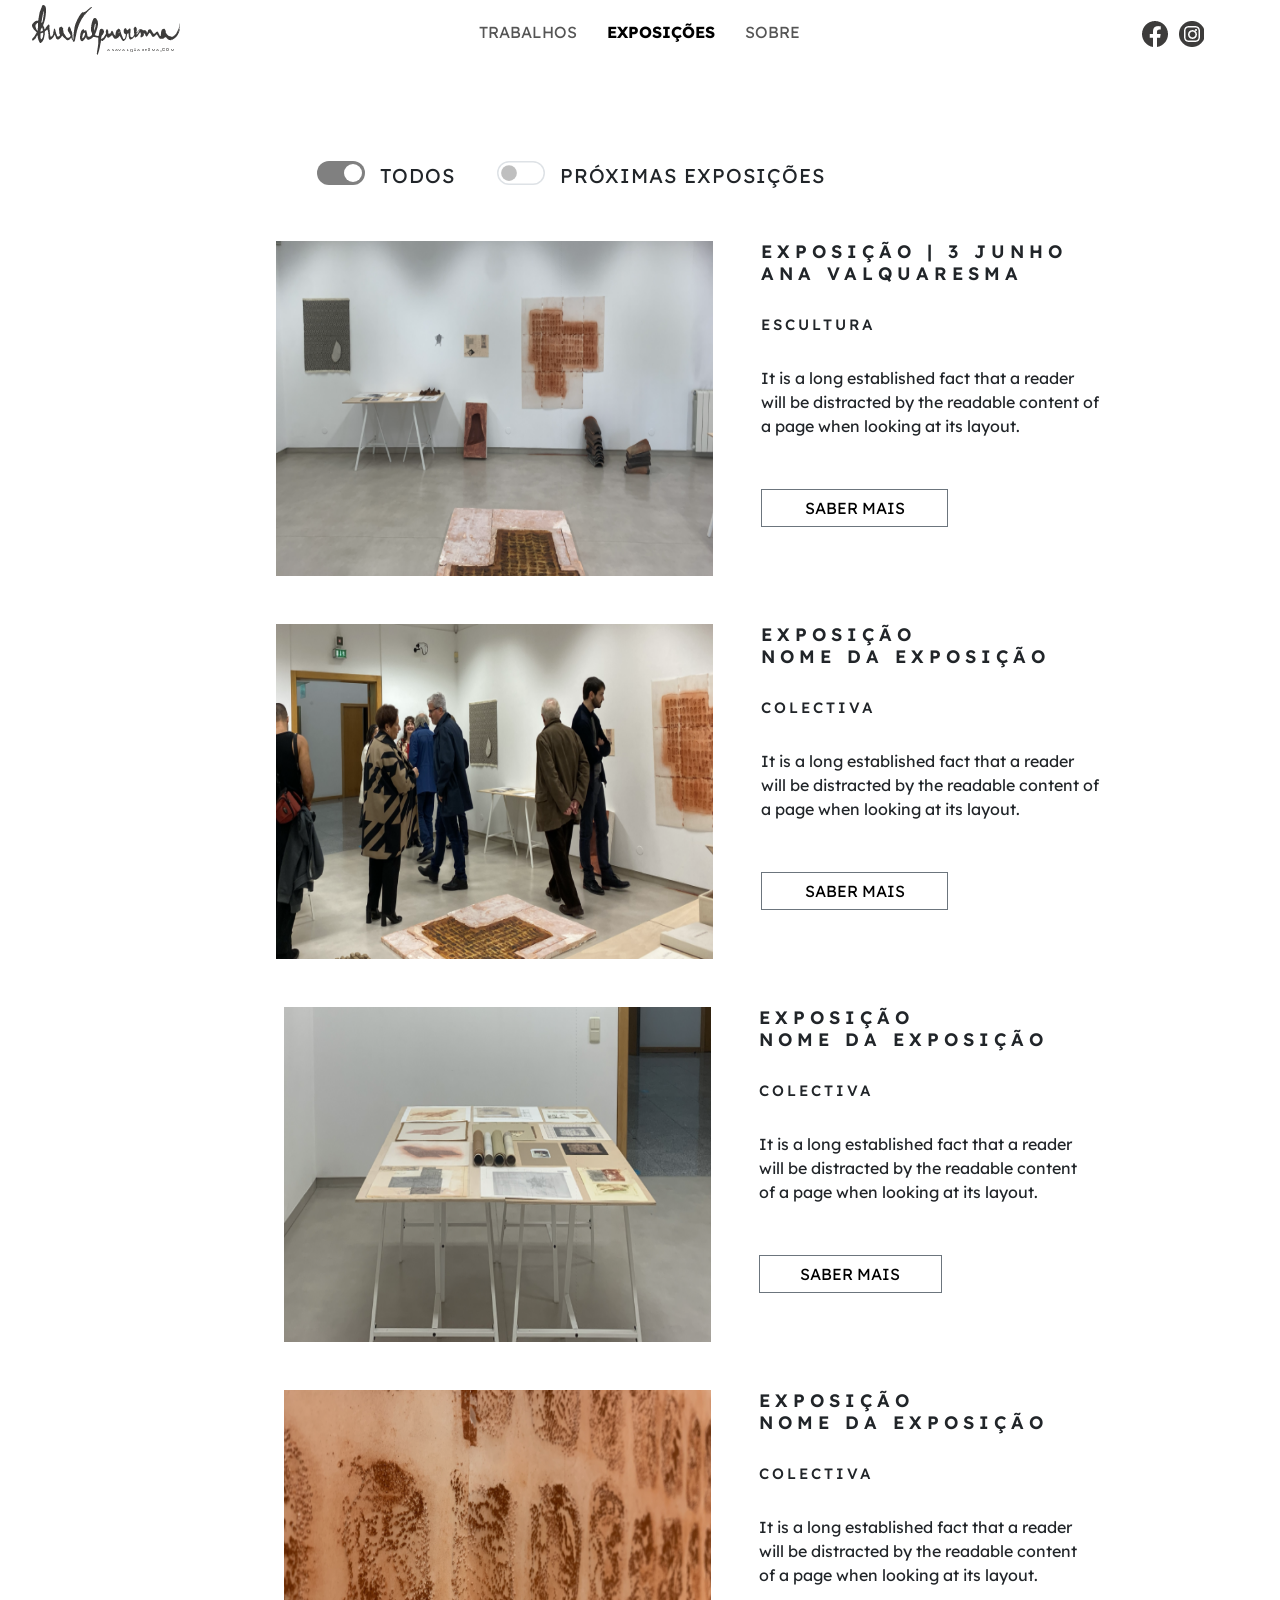
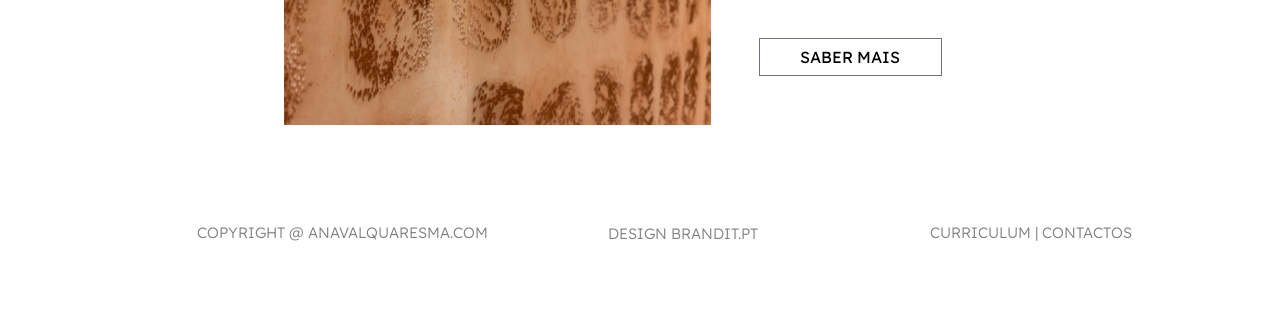
<file: expo.html>
<!DOCTYPE html>
<html lang="en">
    <head>
        <link rel="stylesheet" href="CSS/navigation.css">
        <link rel="stylesheet" href="CSS/expocards.css">
        <link rel="stylesheet" href="CSS/footer.css">
        <meta charset="utf-8">
        <title>EXPOSIÇÕES</title>
        <meta name="description" content="Home Page.">
        <meta name="viewport" content="width=device-width, initial-scale=1, maximum-scale=1, minimum-scale=1">
        <link
            href="https://cdn.jsdelivr.net/npm/bootstrap@5.3.0/dist/css/bootstrap.min.css"
            rel="stylesheet"
            integrity="sha384-9ndCyUaIbzAi2FUVXJi0CjmCapSmO7SnpJef0486qhLnuZ2cdeRhO02iuK6FUUVM"
            crossorigin="anonymous">
        <script
            src="https://cdn.jsdelivr.net/npm/bootstrap@5.3.0/dist/js/bootstrap.bundle.min.js"
            integrity="sha384-geWF76RCwLtnZ8qwWowPQNguL3RmwHVBC9FhGdlKrxdiJJigb/j/68SIy3Te4Bkz"
            crossorigin="anonymous">
    </script>

    </head>

    <body>
        <header>
            <div class="container-fluid">
                <div class="row">
                    <div class="col-lg-2">
                        <div id="logoimg">
                            <a id="logo" href="home.html">
                                <img src="./IMG/blogo.png" alt="logoimg">
                            </a >
                        </div>            
                    </div>
                    <div class="col-lg-8">
                        <div id="menu">
                            <a href="index.html" class="links">
                                TRABALHOS
                            </a>
                            <a href="expo.html" class="firstlink">
                                EXPOSIÇÕES
                            </a>
                            <a href="sobre.html" class="links">
                                SOBRE
                            </a>
                        </div>
                    </div>
                    <div class="col-lg-2">
                        <div id="social-links">
                            <a href="https://www.facebook.com/" target="_blank"> <img id="socialimagefb"
                                src="IMG/fb.png"> 
                            </a>
                            <a href="https://www.instagram.com/" target="_blank"> <img id="socialimageinsta"
                                src="IMG/insta.png"> 
                            </a>
                        </div>
                    </div>
                </div>
            </div>
        </header>

        <br>
        <br>
        <br>
        <br>
        <div id="expo-buttons" class="container">
            <div class="row ms-5">
                <div id="padd" class="col-lg-2 col-md-12 col-sm-12"></div>
                <div class="form-check form-switch col-lg-2 col-md-4 col-sm-6">
                    <input class="form-check-input" type="checkbox" role="switch" id="flexSwitchCheckChecked" checked>
                    <label class="form-check-label" for="flexSwitchCheckChecked">TODOS</label>
                </div>
                <div class="form-check form-switch col-lg-4 col-md-12 col-sm-12">
                    <input class="form-check-input" type="checkbox" role="switch" id="flexSwitchCheckDefault">
                    <label class="form-check-label" for="flexSwitchCheckDefault">PRÓXIMAS EXPOSIÇÕES</label>
                </div>
            </div>
        </div>
        
        
        <br>
        <br>
        <div class="container">
            <div class="row g-5">
                <div class="col-lg-2 col-md-6 col-sm-6"></div>
                <div class="col-lg-5 col-md-12 col-sm-12">
                    <div id="st-image">
                        <img src="./IMG/expocard1.png" class="img-fluid">
                    </div>
                </div>
                <div class="col-lg-4 col-md-12 col-sm-12">
                    <div id="st-text">
                        <h2 class="expo-card-title">EXPOSIÇÃO | 3 JUNHO <br>ANA VALQUARESMA</h2>
                        <br>
                        <h3 class="expo-card-subtitle">ESCULTURA</h3>
                        <br>
                        <span class="expo-card-text">
                            It is a long established fact that a reader will be
                            distracted by the readable content of a page when
                            looking at its layout.
                        </span>
                        <br>
                        <br>
                        <br>
                        <div class="expo-card-button">
                            <a href="expoext.html" class="btn btn-secondary col-lg-4 col-sm-12 mt-5">SABER MAIS</a>
                        </div>
                    </div>
                </div>
            </div>
        </div>
        
        <br>
        <br>
        <div class="container">
            <div class="row g-5">
                <div class="col-lg-2 col-md-6 col-sm-6"></div>
                <div class="col-lg-5 col-md-12 col-sm-12">
                    <div id="st-image">
                        <img src="./IMG/expocard2.png" class="img-fluid">
                    </div>
                </div>
                <div class="col-lg-4 col-md-12 col-sm-12">
                    <div id="st-text">
                        <h2 class="expo-card-title">EXPOSIÇÃO<br>NOME DA EXPOSIÇÃO</h2>
                        <br>
                        <h3 class="expo-card-subtitle">COLECTIVA</h3>
                        <br>
                        <span class="expo-card-text">
                            It is a long established fact that a reader will be
                            distracted by the readable content of a page when
                            looking at its layout.
                        </span>
                        <br>
                        <br>
                        <br>
                        <div class="expo-card-button">
                            <a href="expoext.html" class="btn btn-secondary col-lg-4 col-sm-12 mt-5">SABER MAIS</a>
                        </div>
                    </div>
                </div>
            </div>

                <br>
                <br>

                <div class="container">
                    <div class="row g-5">
                        <div class="col-lg-2 col-md-6 col-sm-6"></div>
                        <div class="col-lg-5 col-md-12 col-sm-12">
                            <div id="st-image">
                                <img src="./IMG/expocard3.png" class="expoimg img-fluid">
                            </div>
                        </div>
                        <div class="col-lg-4 col-md-12 col-sm-12">
                            <div id="st-text">
                                <h2 class="expo-card-title">EXPOSIÇÃO<br>NOME DA EXPOSIÇÃO</h2>
                                <br>
                                <h3 class="expo-card-subtitle">COLECTIVA</h3>
                                <br>
                                <span class="expo-card-text">
                                    It is a long established fact that a reader will be
                                    distracted by the readable content of a page when
                                    looking at its layout.
                                </span>
                                <br>
                                <br>
                                <br>
                                <div class="expo-card-button">
                                    <a href="expoext.html" class="btn btn-secondary col-lg-4 col-sm-12 mt-5">SABER MAIS</a>
                                </div>
                            </div>
                        </div>
                    </div>
                </div>
                
                <br>
                <br>
                <div class="container">
                    <div class="row g-5">
                        <div class="col-lg-2 col-md-6 col-sm-6"></div>
                        <div class="col-lg-5 col-md-12 col-sm-12">
                            <div id="st-image">
                                <img src="./IMG/expocard4.png" class="img-fluid">
                            </div>
                        </div>
                        <div class="col-lg-4 col-md-12 col-sm-12">
                            <div id="st-text">
                                <h2 class="expo-card-title">EXPOSIÇÃO<br>NOME DA EXPOSIÇÃO</h2>
                                <br>
                                <h3 class="expo-card-subtitle">COLECTIVA</h3>
                                <br>
                                <span class="expo-card-text">
                                    It is a long established fact that a reader will be
                                    distracted by the readable content of a page when
                                    looking at its layout.
                                </span>
                                <br>
                                <br>
                                <br>
                                <div class="expo-card-button">
                                    <a href="expoext.html" class="btn btn-secondary col-lg-4 col-sm-12 mt-5">SABER MAIS</a>
                                </div>
                            </div>
                        </div>
                    </div>
                </div>              
        <br>
        <br>
    </body>


    <footer>
        <div class="container">
            <div id="footer" class="row d-flex justify-content-center align-items-center ms-5 gap-4 py-5">
                <div class="col-lg-4 col-sm-5 mb-3">
                    <div id="copyright">
                        <span>COPYRIGHT @ ANAVALQUARESMA.COM</span>
                    </div>
                </div>

                <div class="col-lg-3 col-sm-5 mb-3 ms-5">
                    <div id="brandit">
                        <a href="https://www.brandit.pt/" target="_blank">DESIGN
                            BRANDIT.PT
                        </a>
                    </div>
                </div>
                <div class="col-lg-3 col-sm-4 mb-3">
                    <div id="footer-links">
                        <a href="curriculum.html">CURRICULUM</a>
                        <span id="line" style="color:grey;">|</span>
                        <a href="contact.html">CONTACTOS</a>
                    </div>
                </div>

            </div>
        </div>
    </footer>

</html>
</file>
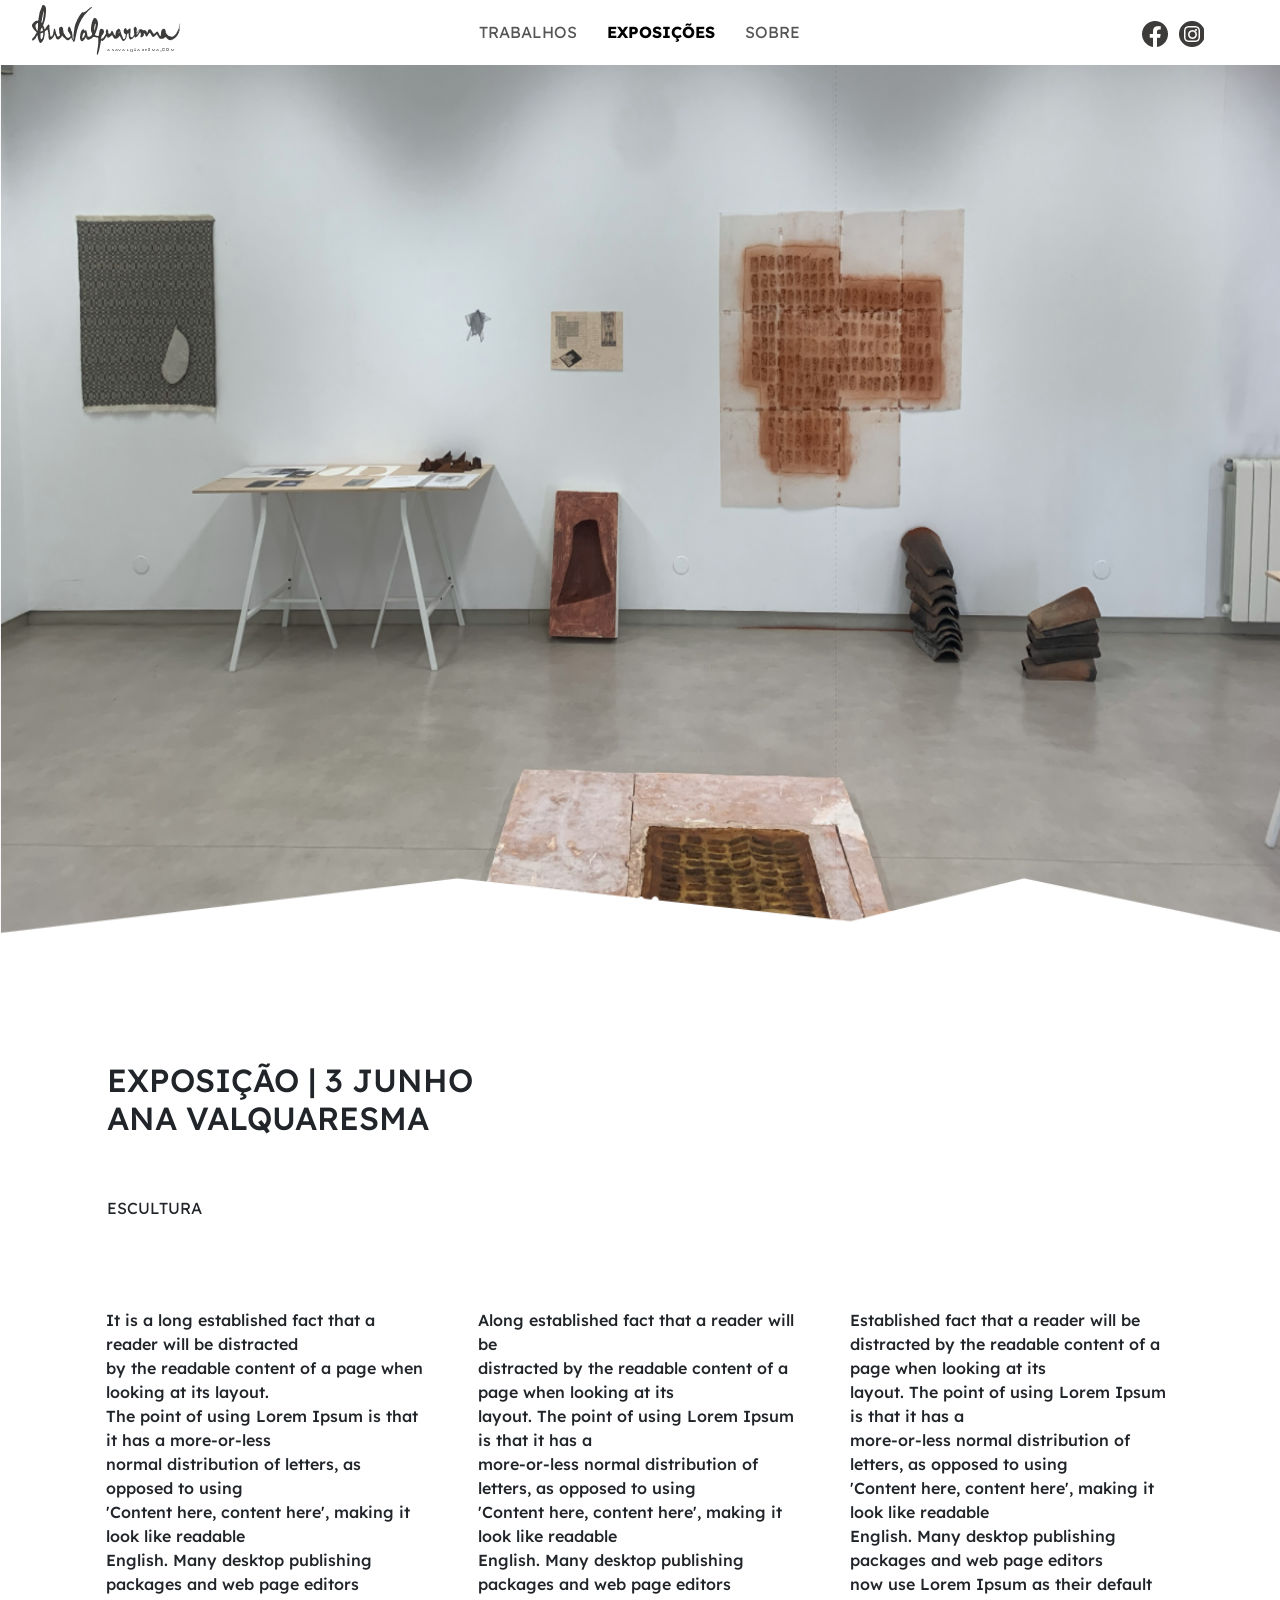
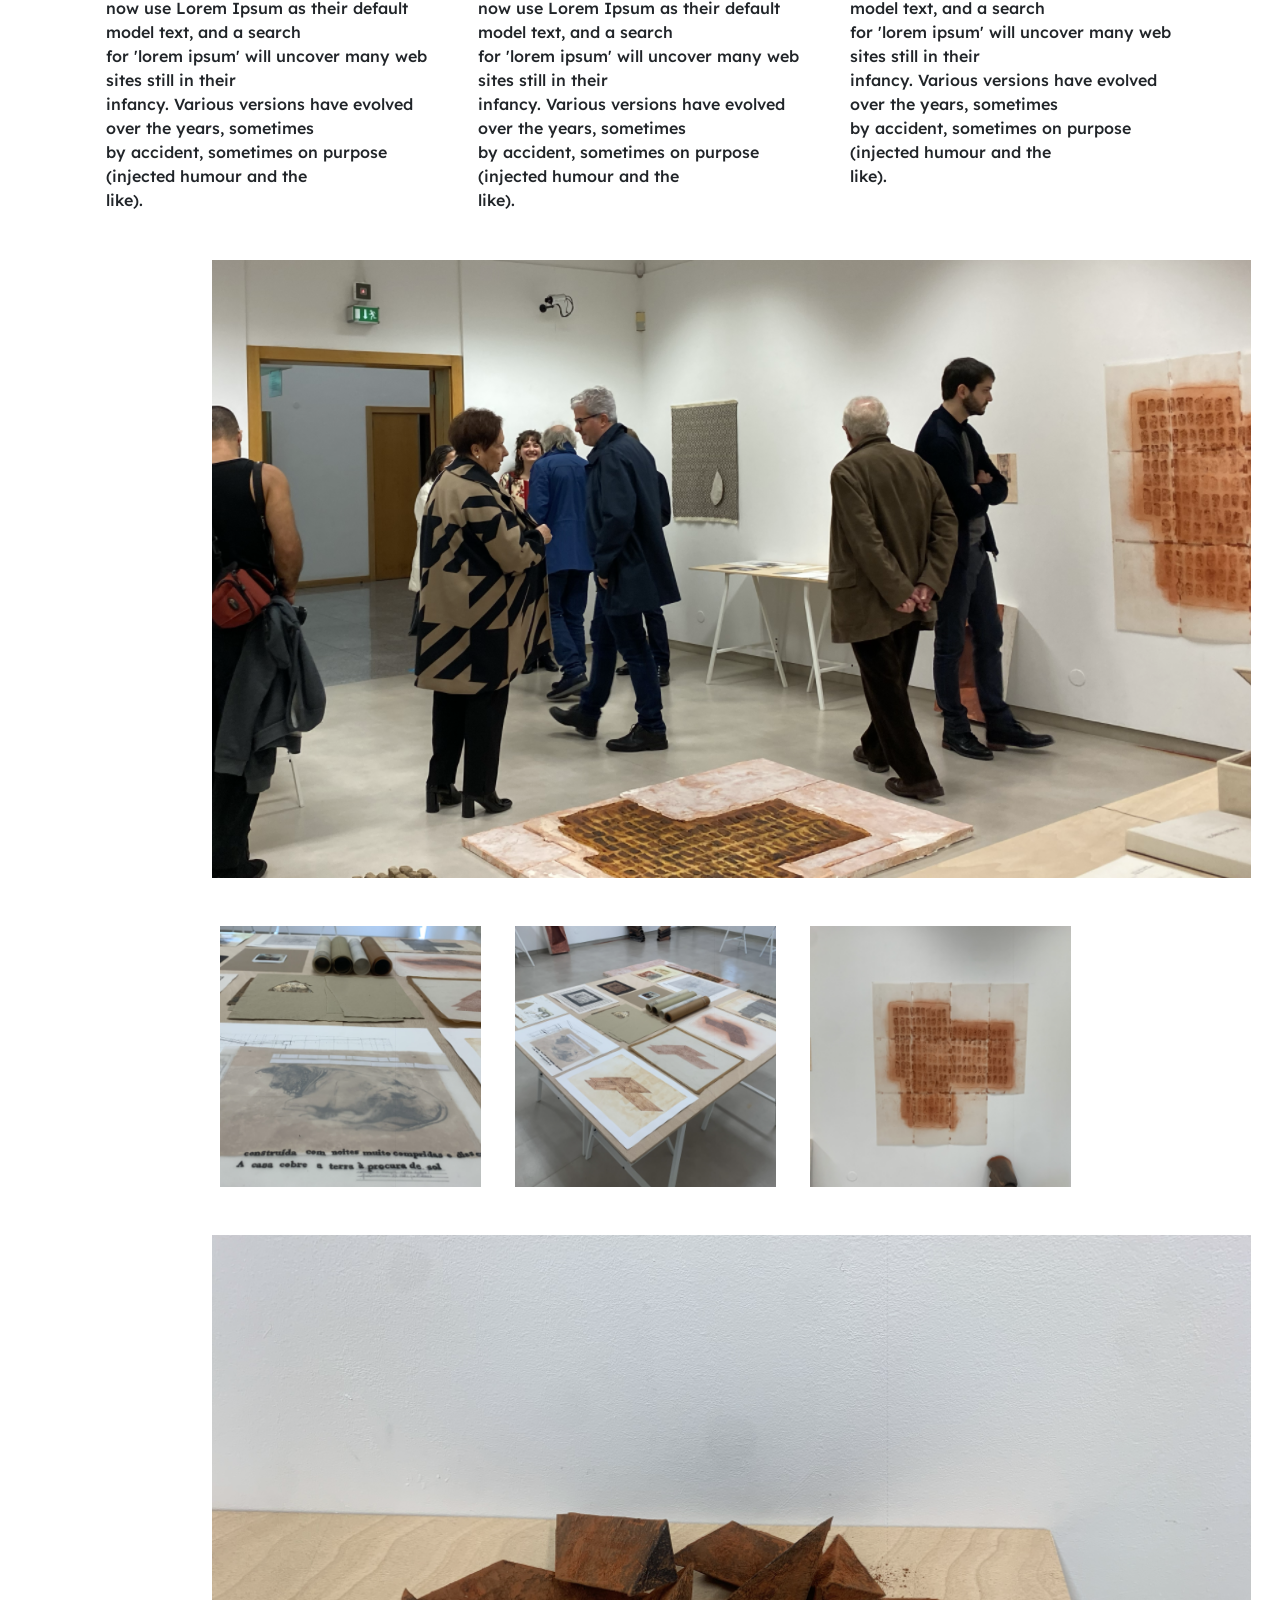
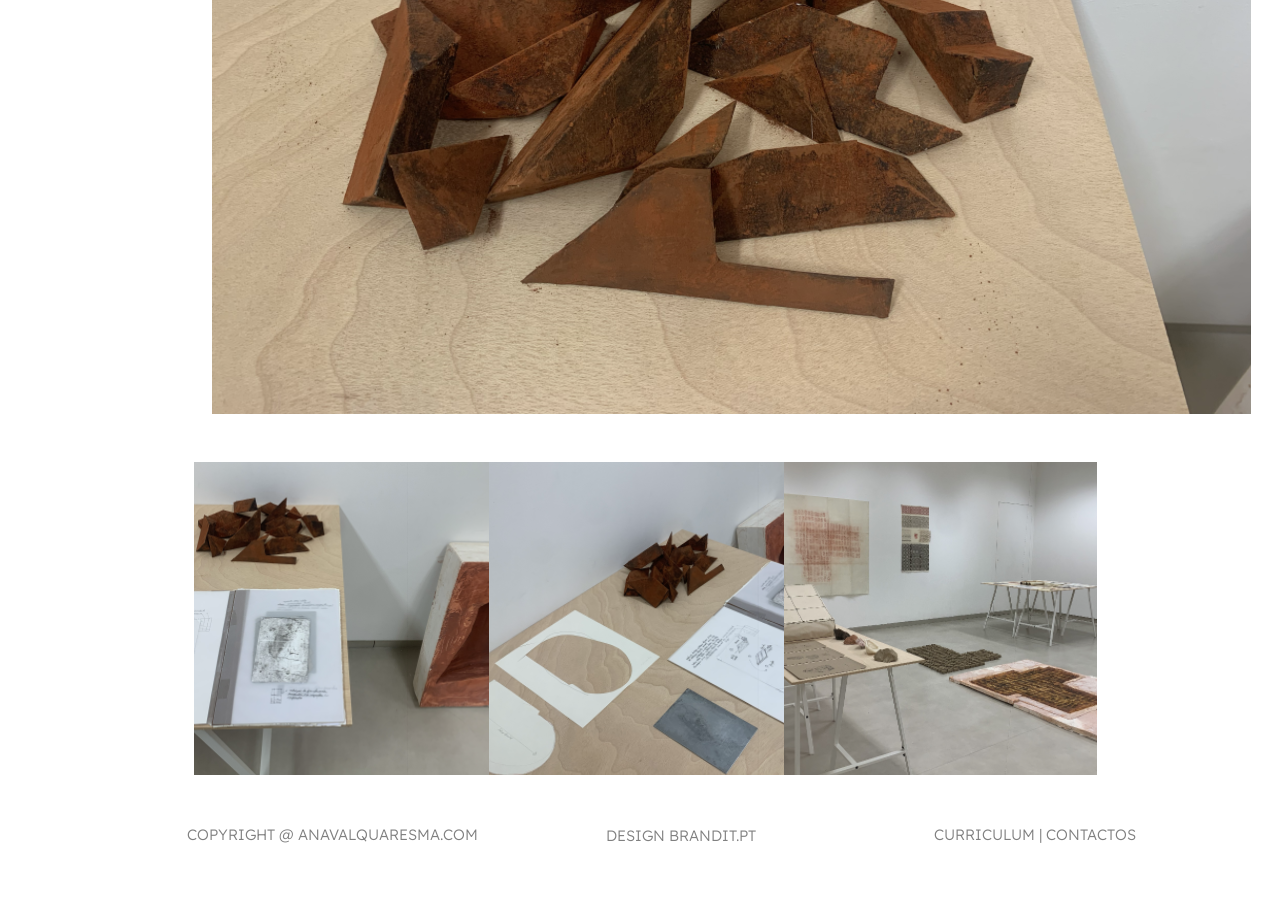
<file: expoext.html>
<!DOCTYPE html>
<html lang="en">
    <head>
        <link rel="stylesheet" href="CSS/navigation.css">
        <link rel="stylesheet" href="CSS/expo.css">
        <link rel="stylesheet" href="CSS/expocards.css">
        <link rel="stylesheet" href="CSS/footer.css">
        <meta charset="utf-8">
        <title>EXPOSIÇÕES</title>
        <meta name="description" content="Home Page.">
        <meta name="viewport" content="width=device-width, initial-scale=1, maximum-scale=1, minimum-scale=1">
        <link
            href="https://cdn.jsdelivr.net/npm/bootstrap@5.3.0/dist/css/bootstrap.min.css"
            rel="stylesheet"
            integrity="sha384-9ndCyUaIbzAi2FUVXJi0CjmCapSmO7SnpJef0486qhLnuZ2cdeRhO02iuK6FUUVM"
            crossorigin="anonymous">
        <script
            src="https://cdn.jsdelivr.net/npm/bootstrap@5.3.0/dist/js/bootstrap.bundle.min.js"
            integrity="sha384-geWF76RCwLtnZ8qwWowPQNguL3RmwHVBC9FhGdlKrxdiJJigb/j/68SIy3Te4Bkz"
            crossorigin="anonymous">
    </script>

    </head>

    <body>
        <header>
            <div class="container-fluid">
                <div class="row">
                    <div class="col-lg-2">
                        <div id="logoimg">
                            <a id="logo" href="home.html">
                                <img src="./IMG/blogo.png" alt="logoimg">
                            </a >
                        </div>            
                    </div>
                    <div class="col-lg-8">
                        <div id="menu">
                            <a href="index.html" class="links">
                                TRABALHOS
                            </a>
                            <a href="expo.html" class="firstlink">
                                EXPOSIÇÕES
                            </a>
                            <a href="sobre.html" class="links">
                                SOBRE
                            </a>
                        </div>
                    </div>
                    <div class="col-lg-2">
                        <div id="social-links">
                            <a href="https://www.facebook.com/" target="_blank"> <img id="socialimagefb"
                                src="IMG/fb.png"> 
                            </a>
                            <a href="https://www.instagram.com/" target="_blank"> <img id="socialimageinsta"
                                src="IMG/insta.png"> 
                            </a>
                        </div>
                    </div>
                </div>
            </div>
        </header>

        <div class="row">
            <img src="IMG/expoeffect.png" id="expoimg1" class="img-fluid">
        </div>
        <br>
        <br>
        <br>
        <br>
        <div class="container">
            <div id="expo" class="row d-flex justify-content-center align-items-start">
                <h2 id="expotitle" class="col-sm-12 col-lg-6">EXPOSIÇÃO | 3 JUNHO <br> ANA VALQUARESMA</h2>
                <p id="exposubtitle" class="col-sm-12 col-lg-6">ESCULTURA</p>
            </div>
            <br>
                <div id="expotexts" class="container">
                    <div class="row">
                        <div class="col-sm-12 col-md-12 col-lg-4 g-5">
                            <span class="expotext">It is a long established fact that a reader will be distracted <br>
                                by the readable content of a page when looking at its layout.<br>
                                The point of using Lorem Ipsum is that it has a more-or-less<br>
                                normal distribution of letters, as opposed to using<br>
                                'Content here, content here', making it look like readable<br>
                                English. Many desktop publishing packages and web page editors<br>
                                now use Lorem Ipsum as their default model text, and a search<br>
                                for 'lorem ipsum' will uncover many web sites still in their<br>
                                infancy. Various versions have evolved over the years, sometimes<br>
                                by accident, sometimes on purpose (injected humour and the<br>
                                like).
                            </span>
                        </div>
                        <div class="col-sm-12 col-md-12 col-lg-4 g-5">
                            <span class="expotext">Along established fact that a reader will be<br>
                                distracted by the readable content of a page when looking at its<br>
                                layout. The point of using Lorem Ipsum is that it has a<br>
                                more-or-less normal distribution of letters, as opposed to using<br>
                                'Content here, content here', making it look like readable<br>
                                English. Many desktop publishing packages and web page editors<br>
                                now use Lorem Ipsum as their default model text, and a search<br>
                                for 'lorem ipsum' will uncover many web sites still in their<br>
                                infancy. Various versions have evolved over the years, sometimes<br>
                                by accident, sometimes on purpose (injected humour and the<br>
                                like).
                            </span>
                        </div>
                        <div class="col-lg-4 col-md-12 col-sm-12 g-5">
                            <span class="expotext">Established fact that a reader will be<br>
                                distracted by the readable content of a page when looking at its<br>
                                layout. The point of using Lorem Ipsum is that it has a<br>
                                more-or-less normal distribution of letters, as opposed to using<br>
                                'Content here, content here', making it look like readable<br>
                                English. Many desktop publishing packages and web page editors<br>
                                now use Lorem Ipsum as their default model text, and a search<br>
                                for 'lorem ipsum' will uncover many web sites still in their<br>
                                infancy. Various versions have evolved over the years, sometimes<br>
                                by accident, sometimes on purpose (injected humour and the<br>
                                like).
                            </span>
                        </div>
                    </div>
                </div>
            </div>
        </div>
        <br>
        <br>
        <div class="container">
            <div class="row justify-content-between align-items-center">
                <div class="col-sm-12 col-lg-12">
                    <img src="IMG/expovid.png" id="vidimg" class="img-fluid">
                </div>
            </div>
        </div>

        <br>
        <br>

        <div class="container">
            <div class="row justify-content-center align-items-center g-4">
                <div class="expopics col-lg-3 col-sm-12">
                    <img src="IMG/expo2.png" class="img-fluid">
                </div>

                <div class="expopics col-lg-3 col-sm-12">
                    <img src="IMG/expo3.png" class="img-fluid">
                </div>

                <div class="expopics col-lg-3 col-sm-12">
                    <img src="IMG/expo4.png" class="img-fluid">
                </div>
            </div>
        </div>

        <br>
        <br>


        <div class="container">
            <div class="row justify-content-between align-items-center">
                <div class="col-sm-12 col-lg-12">
                    <img src="IMG/expo5.png" id="expopic">
                </div>
            </div>
        </div>

        <br>
        <br>

        <div class="container">
            <div class="row justify-content-center align-items-center g-4">
                <div class="expopics col-lg-3 col-sm-12">
                    <img src="IMG/expo6.png">
                </div>

                <div class="expopics col-lg-3 col-sm-12">
                    <img src="IMG/expo7.png">
                </div>

                <div class="expopics col-lg-3 col-sm-12">
                    <img src="IMG/expo8.png">
                </div>
            </div>
        </div>

        <footer>
            <div class="container">
                <div id="footer" class="row d-flex justify-content-center align-items-center ms-5 gap-4 py-5">
                    <div class="col-lg-4 col-sm-5 mb-3">
                        <div id="copyright">
                            <span>COPYRIGHT @ ANAVALQUARESMA.COM</span>
                        </div>
                    </div>
    
                    <div class="col-lg-3 col-sm-5 mb-3 ms-5">
                        <div id="brandit">
                            <a href="https://www.brandit.pt/" target="_blank">DESIGN
                                BRANDIT.PT
                            </a>
                        </div>
                    </div>
                    <div class="col-lg-3 col-sm-4 mb-3">
                        <div id="footer-links">
                            <a href="curriculum.html">CURRICULUM</a>
                            <span id="line" style="color:grey;">|</span>
                            <a href="contact.html">CONTACTOS</a>
                        </div>
                    </div>
    
                </div>
            </div>
        </footer>



</html>
</file>
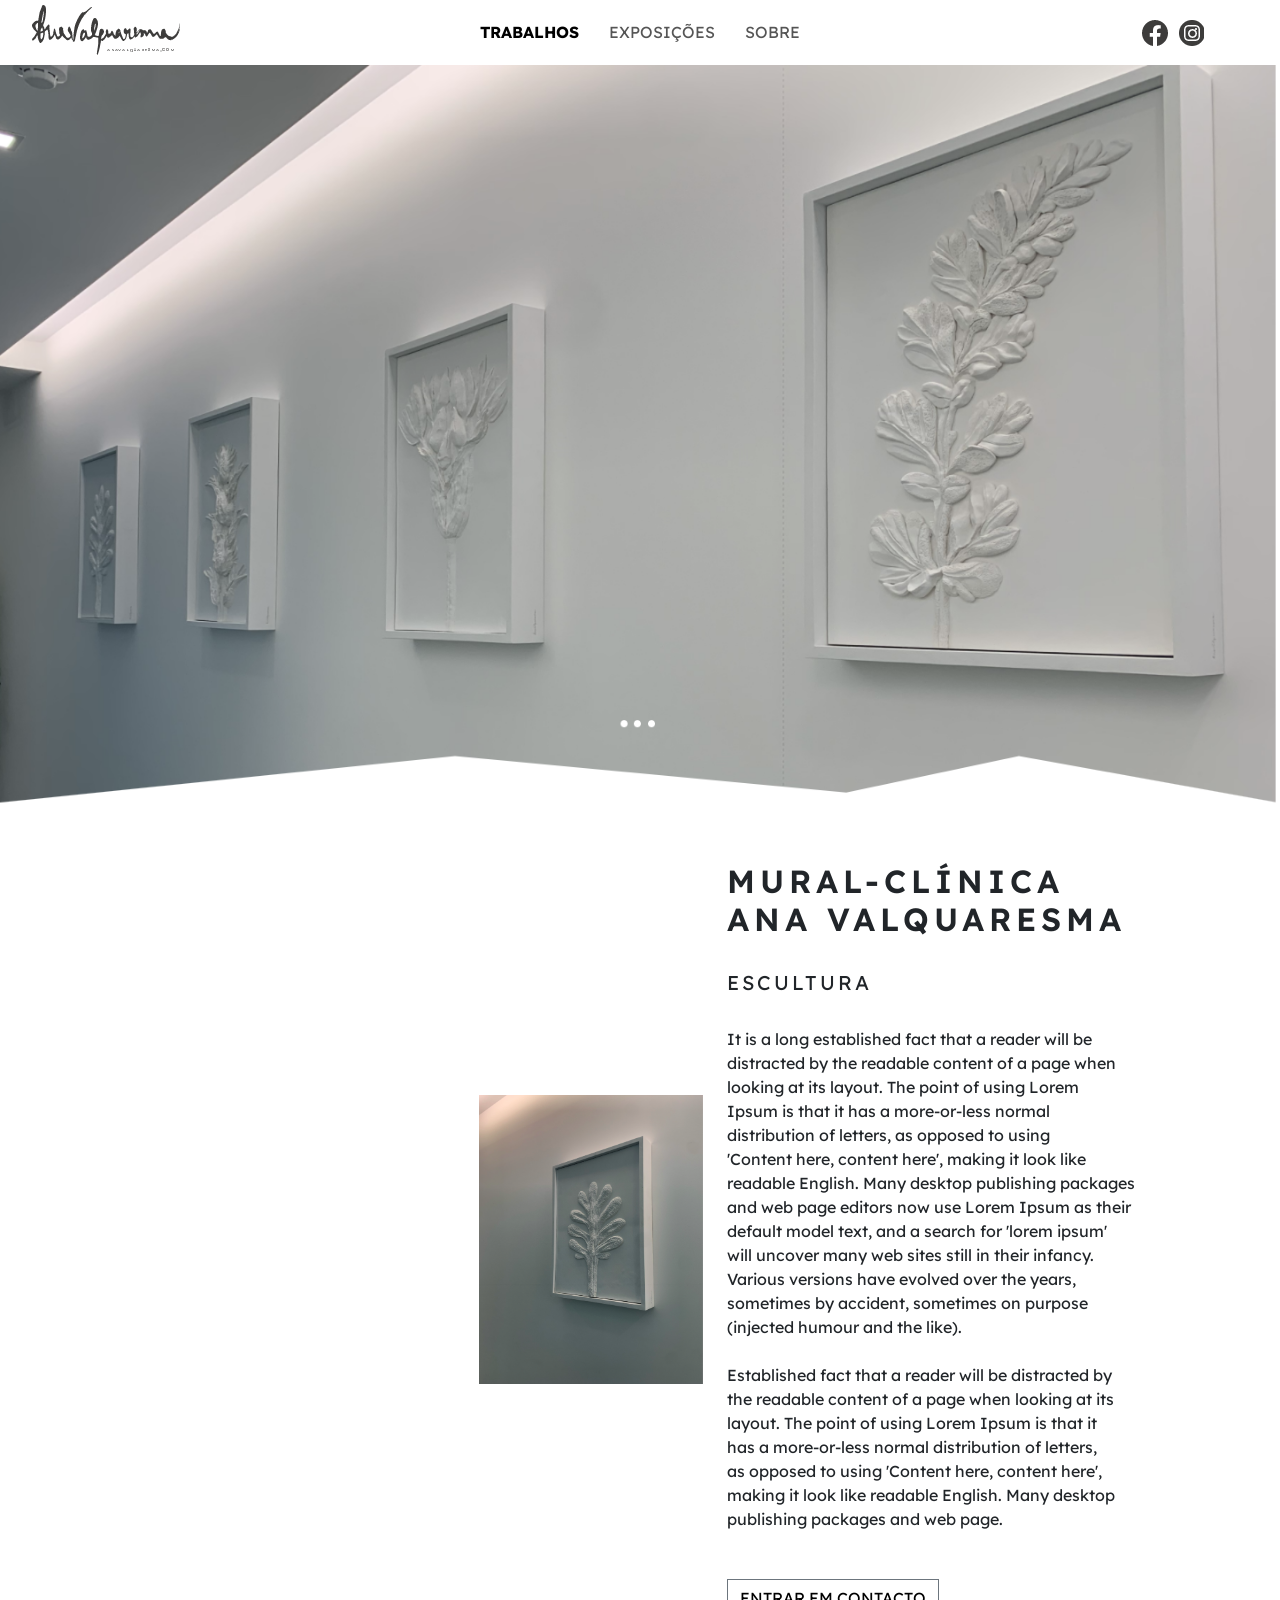
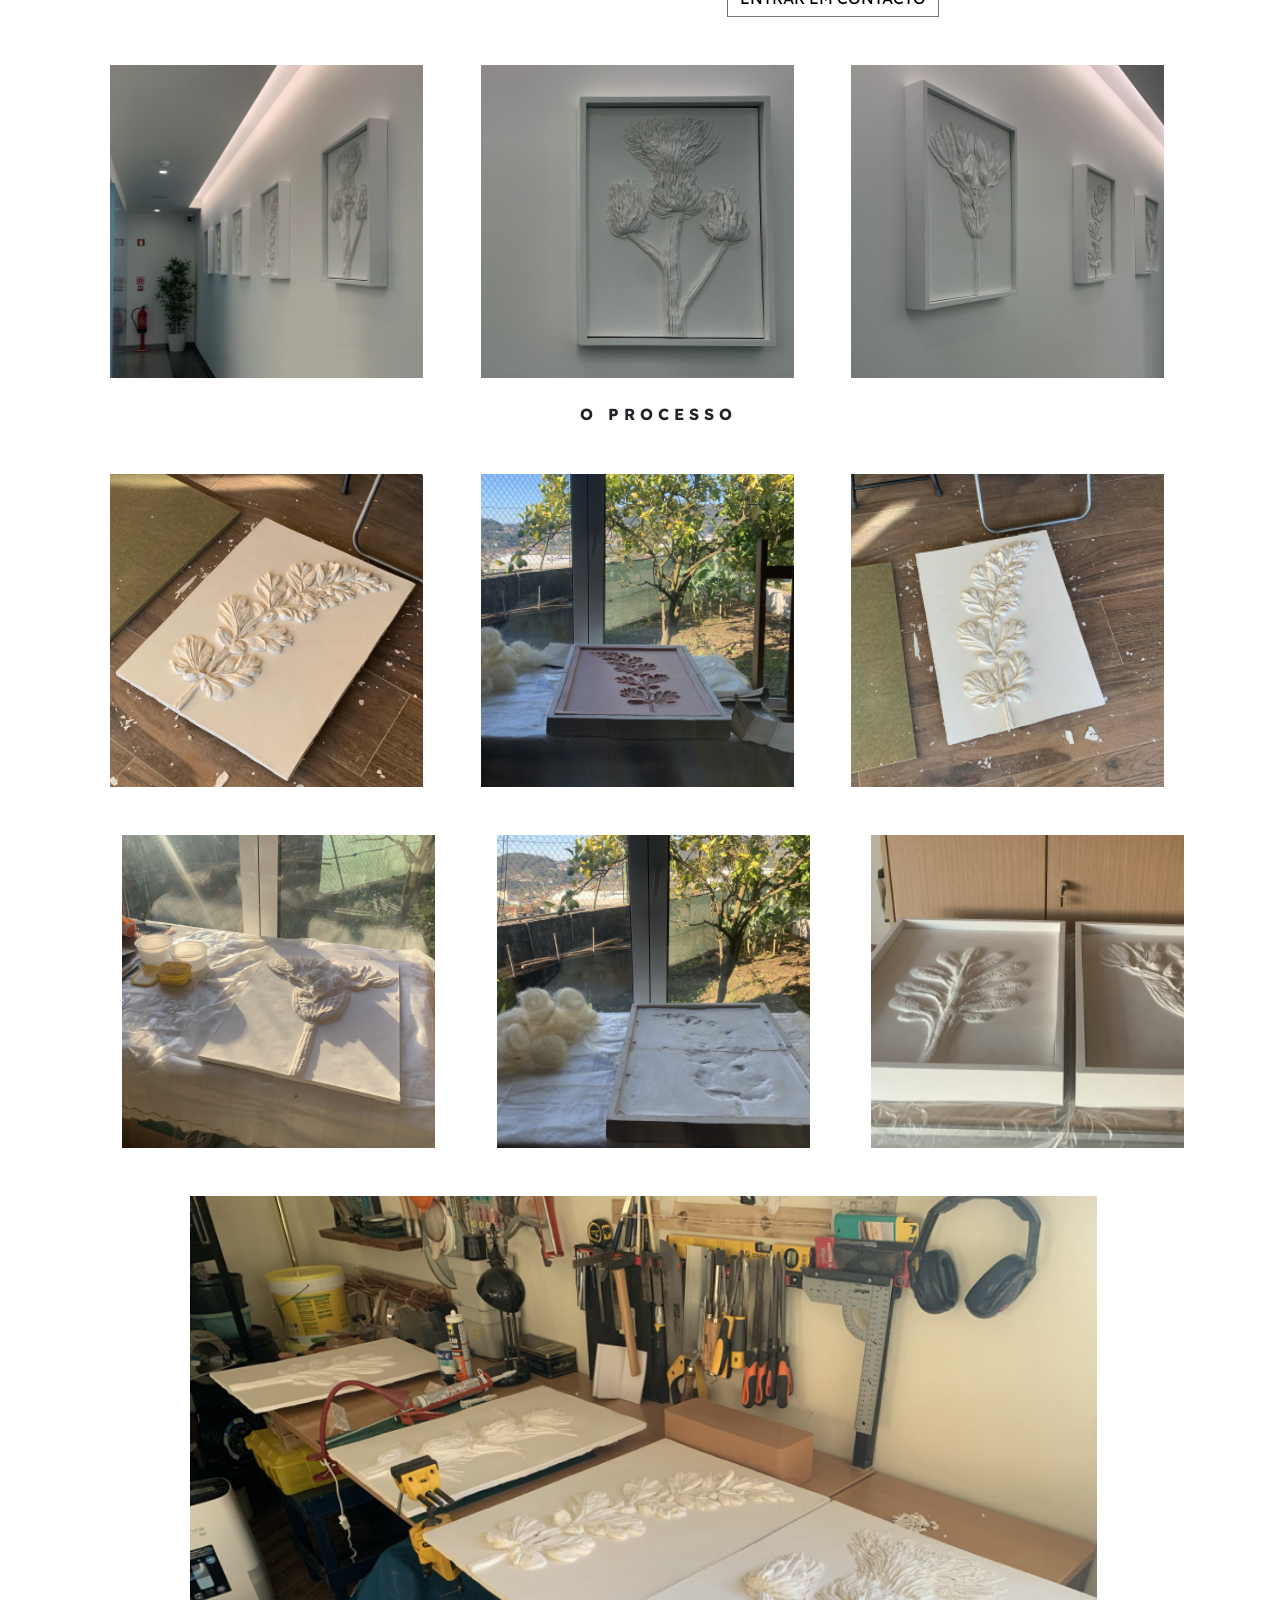
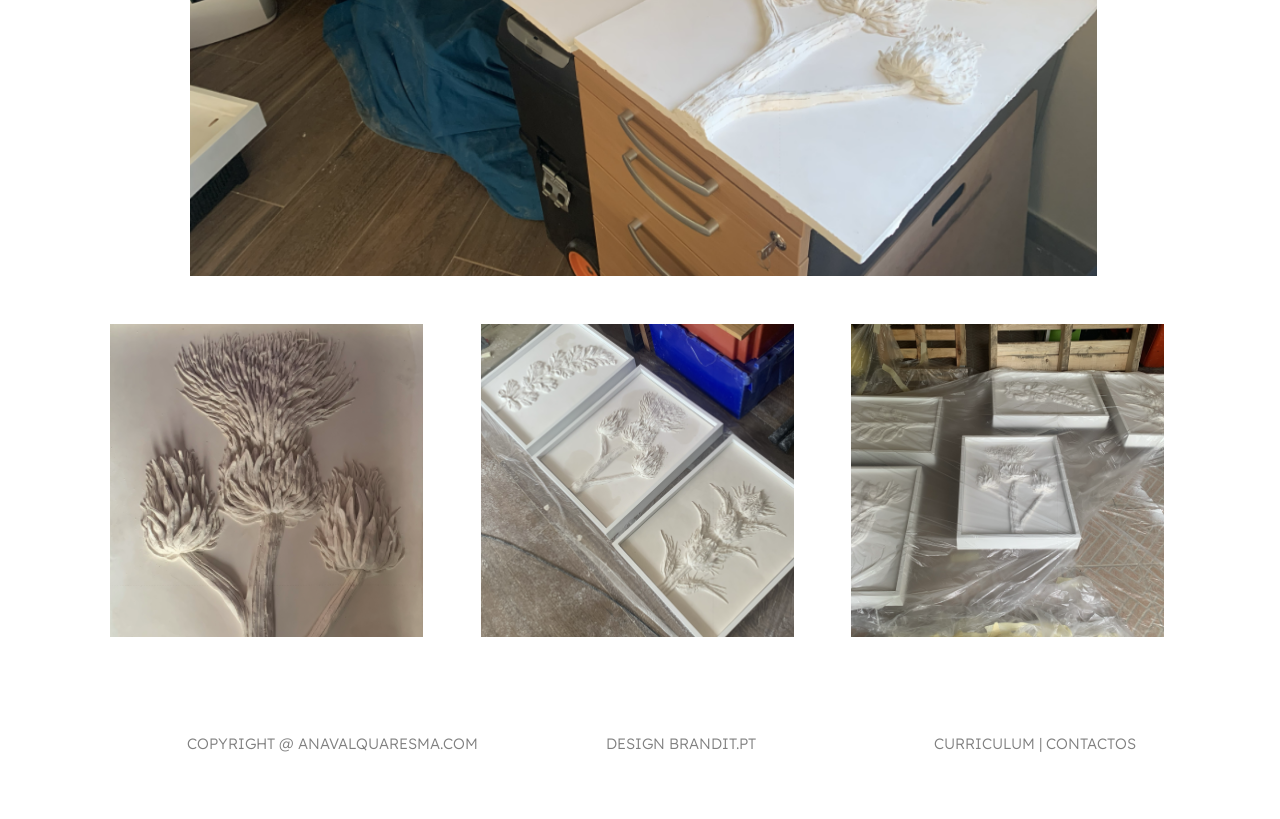
<file: ext.html>
<html lang="en">

    <head>
        <meta charset="utf-8">
        <link rel="stylesheet" href="./CSS/home.css">
        <link rel="stylesheet" href="./CSS/navigation.css">
        <link rel="stylesheet" href="./CSS/cards.css">
        <link rel="stylesheet" href="./CSS/footer.css">
        <link rel="stylesheet" href="./CSS/secondtab.css">
        <title>TRABALHOS</title>
        <meta name="description" content="Home Page.">
        <meta name="viewport" content="width=device-width, initial-scale=1, maximum-scale=6, minimum-scale=1">
        <link
            href="https://cdn.jsdelivr.net/npm/bootstrap@5.3.0/dist/css/bootstrap.min.css"
            rel="stylesheet"
            integrity="sha384-9ndCyUaIbzAi2FUVXJi0CjmCapSmO7SnpJef0486qhLnuZ2cdeRhO02iuK6FUUVM"
            crossorigin="anonymous">
        <script
            src="https://cdn.jsdelivr.net/npm/bootstrap@5.3.0/dist/js/bootstrap.bundle.min.js"
            integrity="sha384-geWF76RCwLtnZ8qwWowPQNguL3RmwHVBC9FhGdlKrxdiJJigb/j/68SIy3Te4Bkz"
            crossorigin="anonymous">
    </script>
    </head>

    <body>

        <header>
            <div class="container-fluid">
                <div class="row">
                    <div class="col-lg-2">
                        <div id="logoimg">
                            <a id="logo" href="home.html">
                                <img src="./IMG/blogo.png" alt="logoimg">
                            </a >
                        </div>            
                    </div>
                    <div class="col-lg-8">
                        <div id="menu">
                            <a href="index.html" class="firstlink">
                                TRABALHOS
                            </a>
                            <a href="expo.html" class="links">
                                EXPOSIÇÕES
                            </a>
                            <a href="sobre.html" class="links">
                                SOBRE
                            </a>
                        </div>
                    </div>
                    <div class="col-lg-2">
                        <div id="social-links">
                            <a href="https://www.facebook.com/" target="_blank"> <img id="socialimagefb"
                                src="IMG/fb.png"> 
                            </a>
                            <a href="https://www.instagram.com/" target="_blank"> <img id="socialimageinsta"
                                src="IMG/insta.png"> 
                            </a>
                        </div>
                    </div>
                </div>
            </div>
        </header>


        <div id="car-div-img">
            <img src="IMG/muraleff.png" class="img-fluid" id="car-img" alt="car-img">
        </div>

        <br>
        <br>
        <div id="second-tab-cont" class="container-fluid">
            <div class="row d-flex justify-content-center align-items-center">
                <div class="col-lg-5 col-sm-12">
                    <div id="st-image">
                        <img src="./IMG/mural.png" class="img-fluid">
                    </div>
                </div>
                <br>
                <br>
                <div class="col-lg-5 col-sm-12">
                    <div id="st-text">
                        <h2 id="st-title">MURAL-CLÍNICA <br>
                            ANA VALQUARESMA
                        </h2>
                        <br>
                        <h3 id="st-subtitle">ESCULTURA</h3>
                        <br>
                        <span>
                            It is a long established fact that a reader will be<br>
                            distracted by the readable content of a page when <br>
                            looking at its layout. The point of using Lorem <br>
                            Ipsum is that it has a more-or-less normal <br>
                            distribution of letters, as opposed to using <br>
                            'Content here, content here', making it look like <br>
                            readable English. Many desktop publishing packages <br>
                            and web page editors now use Lorem Ipsum as their <br>
                            default model text, and a search for 'lorem ipsum' <br>
                            will uncover many web sites still in their infancy. <br>
                            Various versions have evolved over the years, <br>
                            sometimes by accident, sometimes on purpose <br>
                            (injected humour and the like).
                        </span>
                        <br>
                        <br>
                        <span>
                            Established fact that a reader will be distracted by <br>
                            the readable content of a page when looking at its <br>
                            layout. The point of using Lorem Ipsum is that it <br>
                            has a more-or-less normal distribution of letters, <br>
                            as opposed to using 'Content here, content here', <br>
                            making it look like readable English. Many desktop <br>
                            publishing packages and web page.
                        </span>
                        <br>
                        <br>
                        <br>
                        <a href="contact.html" id="st-contact" class="btn btn-secondary">ENTRAR EM CONTACTO</a>
                    </div>
                </div>
            </div>
        </div>
        <br>
        <br>
        <div class="container">
            <div class="row ms-3 g-4">
                <div class="col-lg-4 col-sm-12">
                    <img src="./IMG/st1.png">
                </div>
                <div class="col-lg-4 col-sm-12">
                    <img src="./IMG/st2.png">
                </div>
                <div class="col-lg-4 col-sm-12">
                    <img src="./IMG/st3.png">
                </div>
            </div>
        </div>

        <div class="container">
            <div class="row d-flex justify-content-center ms-5 ps-5 pt-4">
                <div id="st-process" class="col-lg-7 col-sm-12">
                    <span id="st-process-text" >O PROCESSO</span>
                </div>
            </div>
        </div>
        <br>
        <br>
        <div class="container">
            <div class="row ms-3 g-4">
                <div class="col-lg-4 col-sm-12">
                    <img src="./IMG/sc1.png">
                </div>
                <div class="col-lg-4 col-sm-12">
                    <img src="./IMG/sc2.png">
                </div>
                <div class="col-lg-4 col-sm-12">
                    <img src="./IMG/sc3.png">
                </div>
            </div>
        </div>
        <br>
        <br>
        <div class="container">
            <div class="row ms-3 g-5">
                <div class="col-lg-4 col-sm-12">
                    <img src="./IMG/sc4.png">
                </div>
                <div class="col-lg-4 col-sm-12">
                    <img src="./IMG/sc5.png">
                </div>
                <div class="col-lg-4 col-sm-12">
                    <img src="./IMG/sc6.png">
                </div>
            </div>
        </div>
        <br>
        <br>
        <div class="container">
            <div class="row ms-5 ps-5">
                <div class="col-lg-12">
                    <img src="./IMG/sc7.png" class="img-fluid" id="st-b-image">
                </div>
            </div>
        </div>
        <br>
        <br>
        <div class="container">
            <div class="row ms-3 g-4">
                <div class="col-lg-4 col-sm-12">
                    <img src="./IMG/sc8.png">
                </div>
                <div class="col-lg-4 col-sm-12">
                    <img src="./IMG/sc9.png">
                </div>
                <div class="col-lg-4 col-sm-12">
                    <img src="./IMG/sc10.png">
                </div>
            </div>
        </div>
        <br>
        <br>
    </body>

    <footer>
        <div class="container">
            <div id="footer" class="row d-flex justify-content-center align-items-center ms-5 gap-4 py-5">
                <div class="col-lg-4 col-sm-5 mb-3">
                    <div id="copyright">
                        <span>COPYRIGHT @ ANAVALQUARESMA.COM</span>
                    </div>
                </div>

                <div class="col-lg-3 col-sm-5 mb-3 ms-5">
                    <div id="brandit">
                        <a href="https://www.brandit.pt/" target="_blank">DESIGN
                            BRANDIT.PT
                        </a>
                    </div>
                </div>
                <div class="col-lg-3 col-sm-4 mb-3">
                    <div id="footer-links">
                        <a href="curriculum.html">CURRICULUM</a>
                        <span id="line" style="color:grey;">|</span>
                        <a href="contact.html">CONTACTOS</a>
                    </div>
                </div>

            </div>
        </div>
    </footer>

</html>
</file>
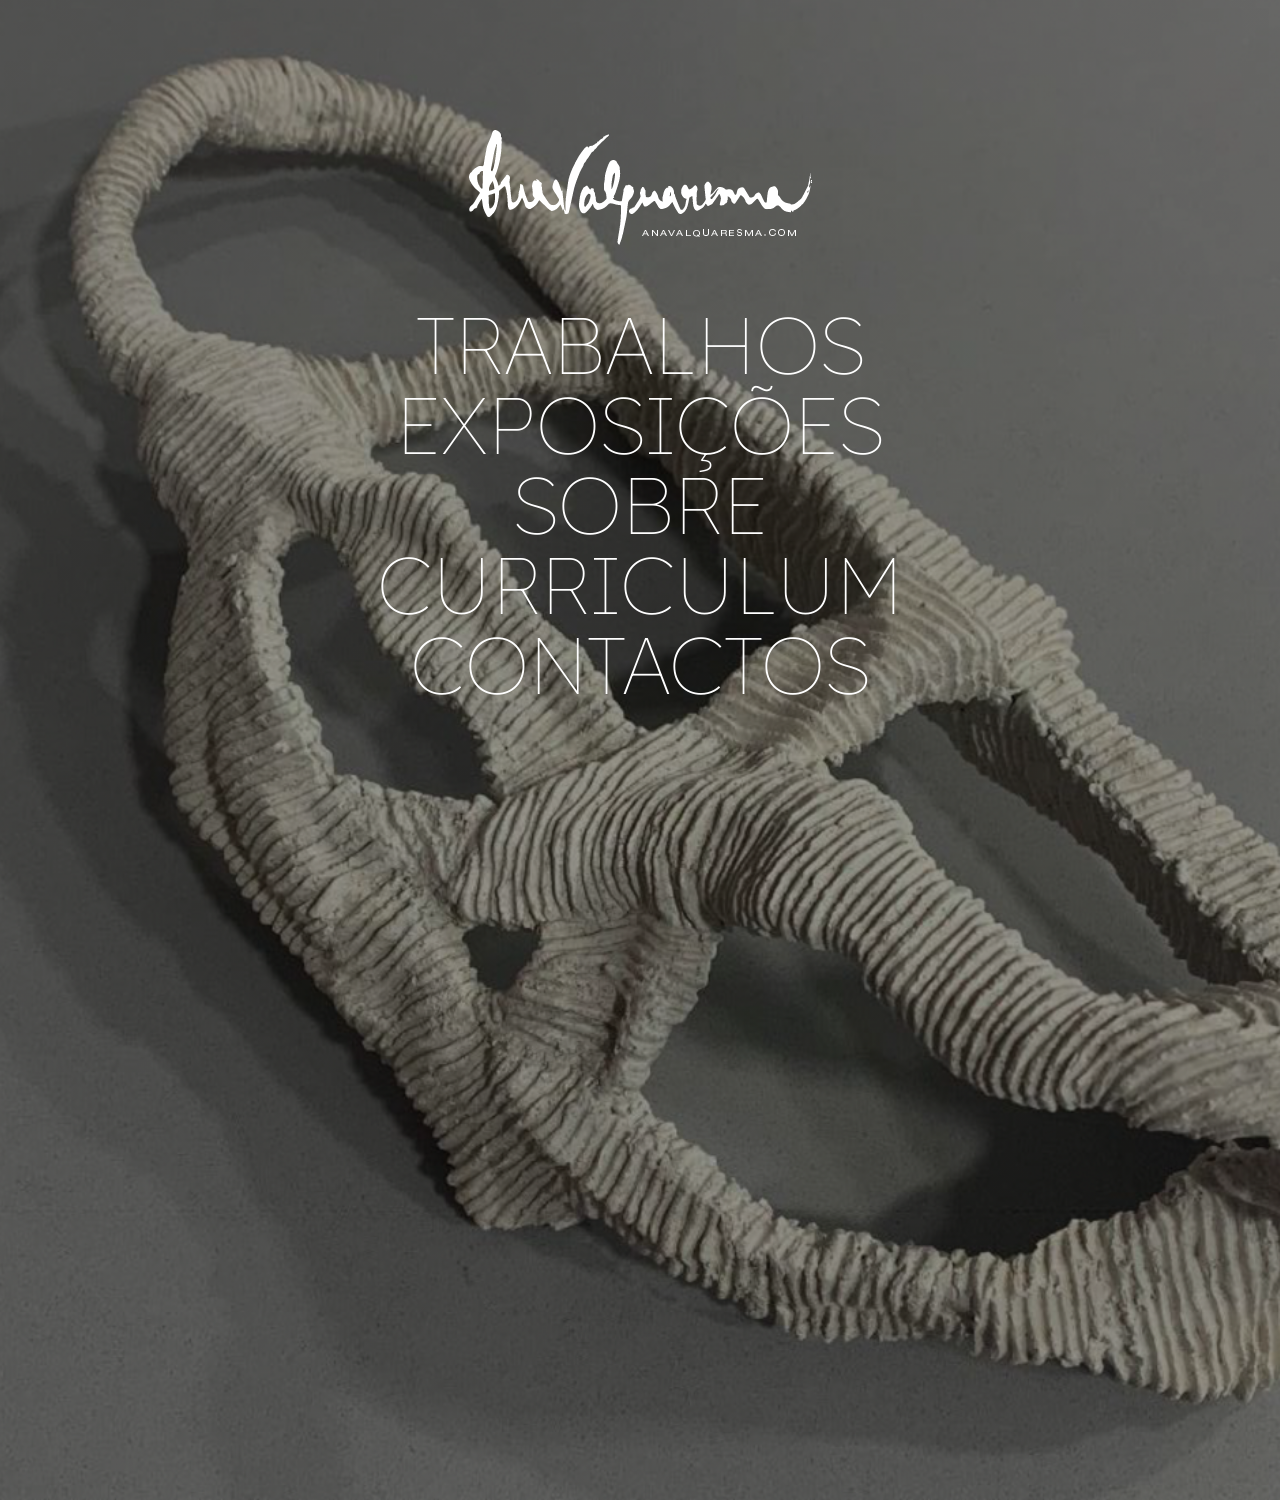
<file: home.html>
<!DOCTYPE html>
<html lang="en">
    <head>
        <meta charset="utf-8">
        <link rel="stylesheet" href="./CSS/home.css">
        <link rel="stylesheet" href="./CSS/navigation.css">
        <link rel="stylesheet" href="./CSS/cards.css">
        <link rel="stylesheet" href="./CSS/footer.css">
        <link rel="stylesheet" href="./CSS/secondtab.css">
        <title>ANA VALQUARESMA</title>
        <meta name="description" content="Home Page.">
        <meta name="viewport" content="width=device-width, initial-scale=1, maximum-scale=1, minimum-scale=1">
        <link
            href="https://cdn.jsdelivr.net/npm/bootstrap@5.3.0/dist/css/bootstrap.min.css"
            rel="stylesheet"
            integrity="sha384-9ndCyUaIbzAi2FUVXJi0CjmCapSmO7SnpJef0486qhLnuZ2cdeRhO02iuK6FUUVM"
            crossorigin="anonymous"
        >
        <script
            src="https://cdn.jsdelivr.net/npm/bootstrap@5.3.0/dist/js/bootstrap.bundle.min.js"
            integrity="sha384-geWF76RCwLtnZ8qwWowPQNguL3RmwHVBC9FhGdlKrxdiJJigb/j/68SIy3Te4Bkz"
            crossorigin="anonymous">
        </script>
    </head>

    <body>
        <div class="container-fluid">
            <div class="row">
                <div id="meio" class="col-lg-12 col-sm-12">
                    <div id="homeimage"></div>
                    <img src="./IMG/logo.png" id="homelogoimage" alt>
                    <div id="text-block">
                        <a href="index.html" class="homelogo">
                            TRABALHOS
                        </a>
                        <a href="expo.html" class="homelogo">
                            EXPOSIÇÕES

                        </a>
                        <a href="sobre.html" class="homelogo">
                            SOBRE
                        </a>
                        <a href="curriculum.html" class="homelogo">
                            CURRICULUM
                        </a>
                        <a href="contact.html" class="homelogo">
                            CONTACTOS
                        </a>
                    </div>
                </div>
            </div>
        </div>
    </body>

</html>
</file>
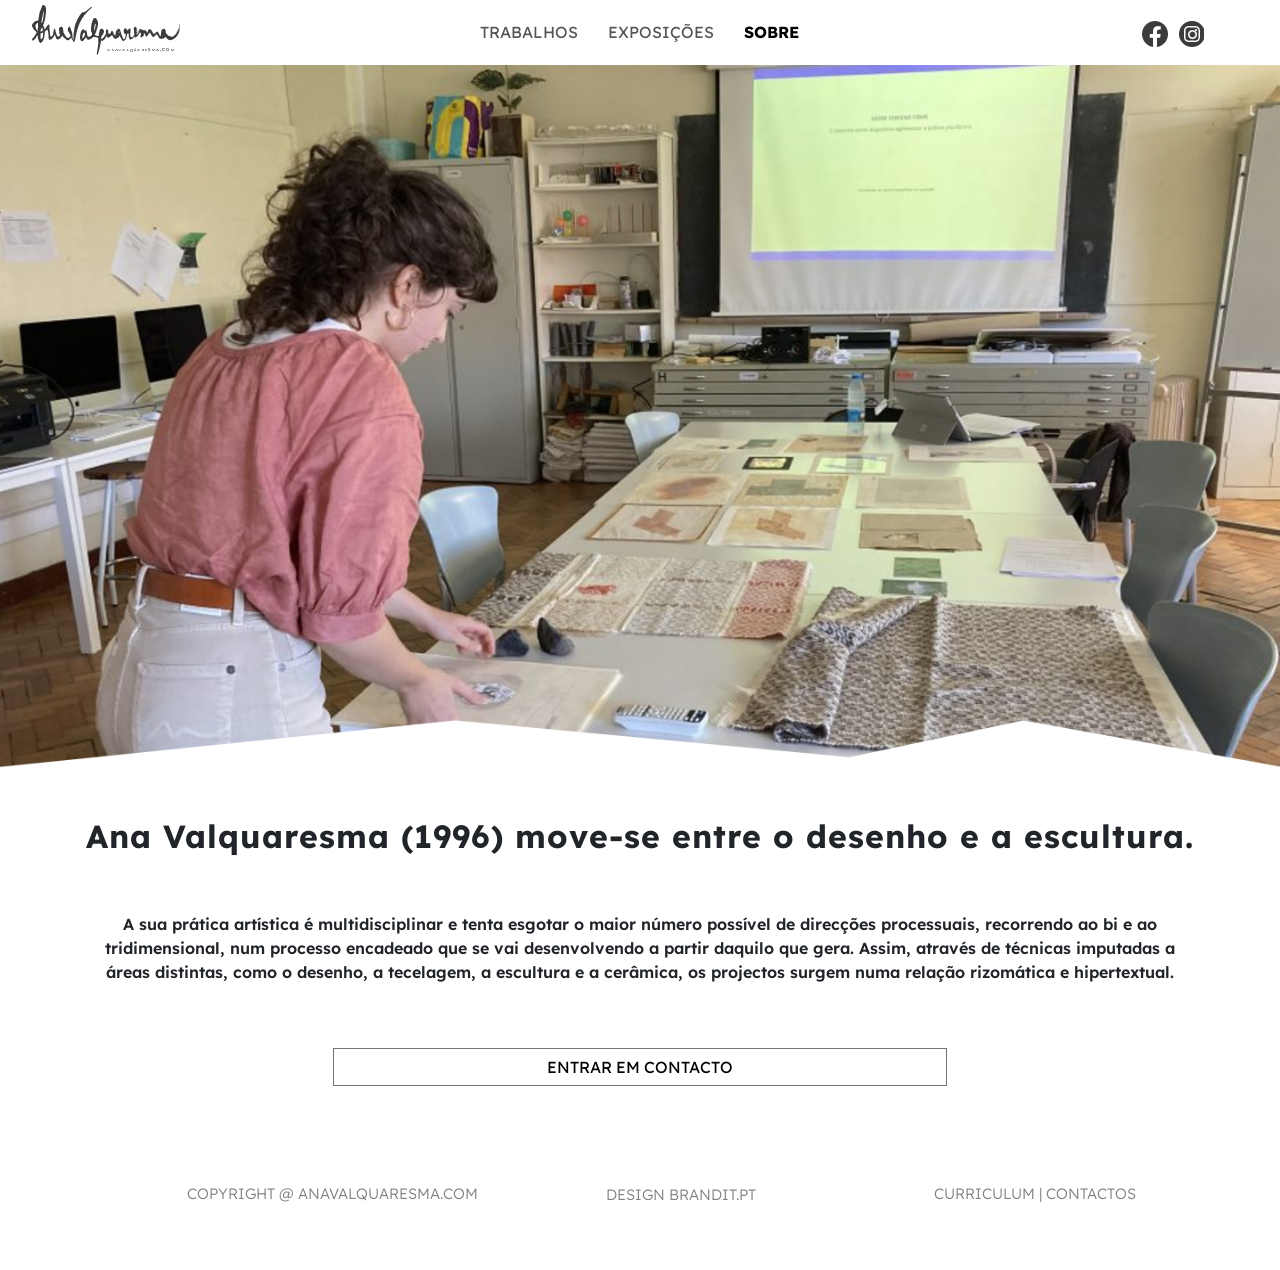
<file: sobre.html>
<!DOCTYPE html>
<html lang="en">
    <head>
        <link rel="stylesheet" href="CSS/navigation.css">
        <link rel="stylesheet" href="CSS/sobre.css">
        <link rel="stylesheet" href="CSS/footer.css">
        <link rel="stylesheet" href="CSS/expocards.css">
        <meta charset="utf-8">
        <title>SOBRE</title>
        <meta name="description" content="Home Page.">
        <meta name="viewport" content="width=device-width, initial-scale=1, maximum-scale=1, minimum-scale=1">
        <link
            href="https://cdn.jsdelivr.net/npm/bootstrap@5.3.0/dist/css/bootstrap.min.css"
            rel="stylesheet"
            integrity="sha384-9ndCyUaIbzAi2FUVXJi0CjmCapSmO7SnpJef0486qhLnuZ2cdeRhO02iuK6FUUVM"
            crossorigin="anonymous">
        <script
            src="https://cdn.jsdelivr.net/npm/bootstrap@5.3.0/dist/js/bootstrap.bundle.min.js"
            integrity="sha384-geWF76RCwLtnZ8qwWowPQNguL3RmwHVBC9FhGdlKrxdiJJigb/j/68SIy3Te4Bkz"
            crossorigin="anonymous">
    </script>

    </head>

    <body>
        <header>
            <div class="container-fluid">
                <div class="row">
                    <div class="col-lg-2">
                        <div id="logoimg">
                            <a id="logo" href="home.html">
                                <img src="./IMG/blogo.png" alt="logoimg">
                            </a >
                        </div>            
                    </div>
                    <div class="col-lg-8">
                        <div id="menu">
                            <a href="index.html" class="links">
                                TRABALHOS
                            </a>
                            <a href="expo.html" class="links">
                                EXPOSIÇÕES
                            </a>
                            <a href="sobre.html" class="firstlink">
                                SOBRE
                            </a>
                        </div>
                    </div>
                    <div class="col-lg-2">
                        <div id="social-links">
                            <a href="https://www.facebook.com/" target="_blank"> <img id="socialimagefb"
                                src="IMG/fb.png"> 
                            </a>
                            <a href="https://www.instagram.com/" target="_blank"> <img id="socialimageinsta"
                                src="IMG/insta.png"> 
                            </a>
                        </div>
                    </div>
                </div>
            </div>
        </header>

        <img src="IMG/sobre.png" id="sobreimg" class="img-fluid">

        <br>
        <br>

        <div class="container">
            <div class="row">
                <div class="col-lg-12">
                    <div id="infos">
                        <h2 id="title" class="text-center">Ana Valquaresma (1996) move-se entre o desenho e a escultura.</h2>
                        <br>
                        <br>
                        <div class="text-center">
                            <p id="desc">
                                A sua prática artística é multidisciplinar e tenta esgotar o maior número possível de direcções processuais, recorrendo ao bi e ao tridimensional, num processo encadeado que se vai desenvolvendo a partir daquilo que gera. Assim, através de técnicas imputadas a áreas distintas, como o desenho, a tecelagem, a escultura e a cerâmica, os projectos surgem numa relação rizomática e hipertextual.
                            </p>
                        </div>
                        <br>
                        <br>
                        <div class="text-center">
                            <a href="contact.html" id="sobrebutton" class="btn btn-secondary">ENTRAR EM CONTACTO</a>
                        </div>
                    </div>
                </div>
            </div>
        </div>
        
          
        <br>    
        <br>
    </body>

    <footer>
        <div class="container">
            <div id="footer" class="row d-flex justify-content-center align-items-center ms-5 gap-4 py-5">
                <div class="col-lg-4 col-sm-5 mb-3">
                    <div id="copyright">
                        <span>COPYRIGHT @ ANAVALQUARESMA.COM</span>
                    </div>
                </div>

                <div class="col-lg-3 col-sm-5 mb-3 ms-5">
                    <div id="brandit">
                        <a href="https://www.brandit.pt/" target="_blank">DESIGN
                            BRANDIT.PT
                        </a>
                    </div>
                </div>
                <div class="col-lg-3 col-sm-4 mb-3">
                    <div id="footer-links">
                        <a href="curriculum.html">CURRICULUM</a>
                        <span id="line" style="color:grey;">|</span>
                        <a href="contact.html">CONTACTOS</a>
                    </div>
                </div>

            </div>
        </div>
    </footer>

</html>
</file>
<file: CSS/navigation.css>
@font-face{
    font-family: myFirstFont;
    src: url(../Font/Lexend/Lexend-VariableFont_wght.ttf);
}

*{
    padding: 0;
    margin: 0;
    font-family: myFirstFont;
}

#logoimg{
    display: flex;
    justify-content: center;
    align-items: center;
    padding-top: 5px;
    padding-bottom: 10px;
}

#menu{
    padding-top: 20px;
    display: flex;
    justify-content: center;
    align-items: center;
    column-gap: 30px;
    padding-bottom: 10px;
}

#menu a{
    text-decoration: none;
    color: rgb(85, 85, 85);
}

#menu .firstlink{
    color: black;
    font-weight: 700;
}

#menu a:hover{
    color: black;
}

#social-links{
    padding-top: 20px;
    display: flex;
    justify-content: center;
    align-items: center;
    column-gap: 10px;
    padding-bottom: 10px;
}
</file>
<file: CSS/cards.css>
@font-face{
    font-family: myFirstFont;
    src: url(../Font/Lexend/Lexend-VariableFont_wght.ttf);
}

*{
    padding: 0;
    margin: 0;
    font-family: myFirstFont;
}





.card-body {   
    border-color: white;
    border-style: none;
    border: 0;
}

.card-text {
    font-weight: 500;
    font-size: 15px;
}

.card-title {
    font-weight: 600;
    letter-spacing: 5px;
}


.card-img-top {
    height: 250px;
}

.btn.btn-secondary {
    background-color: white;
    color: black;
    border-radius: 0;
    --bs-card-border-width: 1px;
    --bs-border-width: 1px;
    margin-left: -15px;
}


.card {
    --bs-card-border-width: 0px;
    --bs-border-width: 0px;
}

.card-title{
    margin-left: -15px;
}
.card-text{
    margin-left: -15px;
}


.form-check-label {
    font-family: myFirstFont;
    font-size: 15px;
    font-weight: 500;
    margin-left: 5px;
}

input[type='checkbox']:checked {
    background-color: gray;
    border-style: none;
    
}

input[type=checkbox] {
    transform: scale(1.5);
}


.home-butt{
    display: flex;
    justify-content: center;
    align-items: center;
}

#buttons {
    --bs-gutter-x: 28.5rem;
}
</file>
<file: CSS/footer.css>
@font-face{
    font-family: myFirstFont;
    src: url(../Font/Lexend/Lexend-VariableFont_wght.ttf);
}

*{
    padding: 0;
    margin: 0;
    font-family: myFirstFont;
}

#footer{
    width: 100%;
}



#copyright {
    text-decoration: none;
    font-weight: 300;
    font-size: 15px;
    color: gray;
}

#brandit a{
    text-decoration: none;
    font-weight: 300;
    font-size: 15px;
    color: gray;
}

#footer-links{
    text-decoration: none;
    font-weight: 300;
    font-size: 15px;
    color: gray;
}

#footer-links a{
    text-decoration: none;
    font-weight: 300;
    font-size: 15px;
    color: gray;
}




#brandit{
    margin-left: -25px;
}

#brandit a:hover  {
    color: black;
}

#footer-links a:hover  {
    color: black;
}

#footer-links #footerlink{
    color: black;
    font-weight: 700;
}

#footer{
    padding-left: 0;
}
</file>
<file: CSS/home.css>
@font-face{
    font-family: myFirstFont;
    src: url(../Font/Lexend/Lexend-VariableFont_wght.ttf);
}

*{
    padding: 0;
    margin: 0;
    font-family: myFirstFont;
}

#home{
    display: flex;
    justify-content: center;
    align-items: center;
}

#home #homeimg {
    margin: 0;
    padding: 0;
    width: 100%;
    height: 870px;
    position: relative;
    background-image: linear-gradient(90deg, rgba(0,0,0,0.4) 100%, #000000 50%, rgba(0, 0, 0, 0) 0%, rgba(0, 0, 0, 0) 80.15%), url(../IMG/background1.png);
    background-size: cover;
    background-position: center;
    display: flex;
    align-items: flex-end;
}

#svg{
    width: 100%;
}


#zero {
    padding: 0;
}



#home #homespan {
    position: absolute;
    color: white;
    margin: 0 auto;
    font-weight: bold;
    font-size: 50px;
}


#meio{
    display: flex;
    justify-content: center;
    align-items: center;
    flex-direction: column;
    font-size: 80px;
    font-weight: lighter;
    color: rgb(255, 255, 255);
    padding: 0;
}
#meio .homelogo{
    display: flex;
    justify-content: center;
    align-items: center;
    flex-direction: column;
    text-decoration: none;
    color: white;
}

#meio .homelogo:hover {
    color: rgb(165, 165, 165);
}

#meio #homeimage{
    position: relative;
    width: 100%;
    height: 1500px;
    background-image: linear-gradient(90deg, rgba(0,0,0,0.4) 100%, #000000 50%, rgba(0, 0, 0, 0) 0%, rgba(0, 0, 0, 0) 80.15%), url(../IMG/background1.png);
    background-size: cover;
    background-position: center;
}


#text-block {
    position: absolute;
    top: 300px;
    padding: 4px; 
    line-height: 80px;
}

#meio #homelogoimage {
    position: absolute;
    top: 130px;
}

.h_line { 
    width: 90%; 
    height: 2px;
    background: #0a0a0a;
    margin-left: 90px;
}
</file>
<file: CSS/expocards.css>
@font-face{
    font-family: myFirstFont;
    src: url(../Font/Lexend/Lexend-VariableFont_wght.ttf);
}

*{
    padding: 0;
    margin: 0;
    font-family: myFirstFont;
}

#buttons {
    margin-left: 200px;
}

#padd{
    margin-right: 15px;
}

.btn.btn-secondary {
    background-color: white;
    color: black;
    border-radius: 0;
    --bs-card-border-width: 1px;
    --bs-border-width: 1px;
    width: 55%;
}

.btn.btn-secondary:hover {
    background-color: grey;
    color: white;
    border-style: none;
}

#st-image img{
    width: 100%;
    height: 335px;
}


.form-check-label {
    letter-spacing: 1px;
    font-size: 20px;
    font-weight: 400;
    margin-left: 15px;
}

input[type=checkbox] {
    transform: scale(1.5);
}



input[type='checkbox']:checked {
    background-color: gray;
    border-style: none;
    
}

.expo-card-title{
    letter-spacing: 5px;
    font-weight: 600;
    font-size: 18px;
}

.expo-card-subtitle{
    letter-spacing: 3px;
    font-weight: 500;
    font-size: 15px;
}

.expo-card-button{
    margin-top: -45px;
}
</file>
<file: CSS/curriculum.css>
@font-face{
    font-family: myFirstFont;
    src: url(../Font/Lexend/Lexend-VariableFont_wght.ttf);
}
*{
    padding: 0;
    margin: 0;
    font-family: myFirstFont;
}

#boldlink {
    color: black;
    font-weight: 800;
}

#cur-div{
    column-gap: 100px;
}

#cur-imgs{
    margin-left: 0px;
}

.container-fluid{
    row-gap: 250px;
}

#dates-img {
    margin-left: 50px;
}

#contactbutton{
    width: 250px;
    height: 40px;
    text-align: center;
    text-overflow: clip;
}

.h_line { 
    width: 90%; 
    height: 2px;
    background: #0a0a0a;
    margin-left: 90px;
}

#an {
    display: flex;
    justify-content: flex-start;
    align-items: flex-start;
    flex-direction: column;
    row-gap: 20px;
}

#expos {
    display: flex;
    justify-content: flex-start;
    align-items: flex-start;
    flex-direction: column;
    row-gap: 20px;
}

.an-date{
    font-size: 18px;
    font-weight: 600;
}
#cur-1 {
    margin-left: 90px;
    font-weight: bold;
    font-size: 20px;
}

.an-info-bold {
    font-weight: 700;
    font-size: 18px;
    text-align: center;
}


.an-info {

    font-weight: 400;
    font-size: 18px;
    text-align: center;

}

.expos-info-bold {
    font-weight: 700;
    font-size: 18px;
    text-align: center;
}

#prem{
    display: flex;   
    justify-content: flex-start;
    align-items: flex-start;
    flex-direction: column;
    row-gap: 20px;
}


.btn.btn-secondary {
    background-color: white;
    color: black;
    border-radius: 0;
    --bs-card-border-width: 1px;
    --bs-border-width: 1px;
}


#cur-title{
    letter-spacing: 5px;
    font-weight: 600;
    margin-bottom: 20px;
}

#cur-subtitle{
    letter-spacing: 3px;
    font-weight: 500;
    font-size: 17px;
}

#cur-infos{
    text-align: left;
}

.linkrem{
    text-decoration: none;
    color: black;
}
</file>
<file: CSS/expo.css>
@font-face{
    font-family: myFirstFont;
    src: url(../Font/Lexend/Lexend-VariableFont_wght.ttf);
}

*{
    padding: 0;
    margin: 0;
    font-family: myFirstFont;
}


#expoimg1 {
    width: 100%;
    height: 900px;
    position: relative;
}

#expotitle{
    margin-left: 25px;
}

#exposubtitle{
    margin-left: 25px;
}


#expo {
    display: flex;
    justify-content: center;
    align-items: center;
    flex-direction: column;
    row-gap: 50px;
}


#expotexts {
    display: flex;
    justify-content: center;
    align-items: center;
    column-gap: 90px;
    font-weight: 500;
}




#vidimg {
    position: relative;
    width: 1500px;
    max-width: fit-content;
    margin-left: 130px;
}


.expopics {
    display: flex;
    justify-content: center;
    align-items: center;
    margin-left: 10px;
    column-gap: 50px;
    margin-top: 50px;
}


#expopic {
    display: block;
    margin-left: 130px;
    margin-right: auto;
}
</file>
<file: CSS/secondtab.css>
@font-face{
    font-family: myFirstFont;
    src: url(../Font/Lexend/Lexend-VariableFont_wght.ttf);
}

*{
    padding: 0;
    margin: 0;
    font-family: myFirstFont;
}

#second-tab-cont{
    margin-left: 75px;
}

#st-contact{
    margin-left: 0px;
}

#car-div-img{
    width: 100%;
}

#st-image {
    margin-left: 285px;
}

#car-img{
    width: 100%;
    height: auto;
}

#st-title{
    letter-spacing: 5px;
    font-weight: 600;
}

#st-subtitle{
    font-weight: 400;
    letter-spacing: 3px;
    font-size: 20px;
}

#st-process{
    margin-left: 350px;
}

#st-process-text {
    font-weight: 700;
    letter-spacing: 5px;
}

#st-b-image{
    width: 90%;
}
</file>
<file: CSS/sobre.css>
@font-face{
    font-family: myFirstFont;
    src: url(../Font/Lexend/Lexend-VariableFont_wght.ttf);
}

*{
    padding: 0;
    margin: 0;
    font-family: myFirstFont;
}

#sobreimg{
    width: 100%;
    height: auto;
    position: relative;
}






#title {
    font-weight: 700;
    letter-spacing: 1px;
}

#desc {
    font-weight: 600;
}


.btn.btn-secondary {
    background-color: white;
    color: black;
    border-radius: 0;
    --bs-card-border-width: 1px;
    --bs-border-width: 1px;
}
</file>
